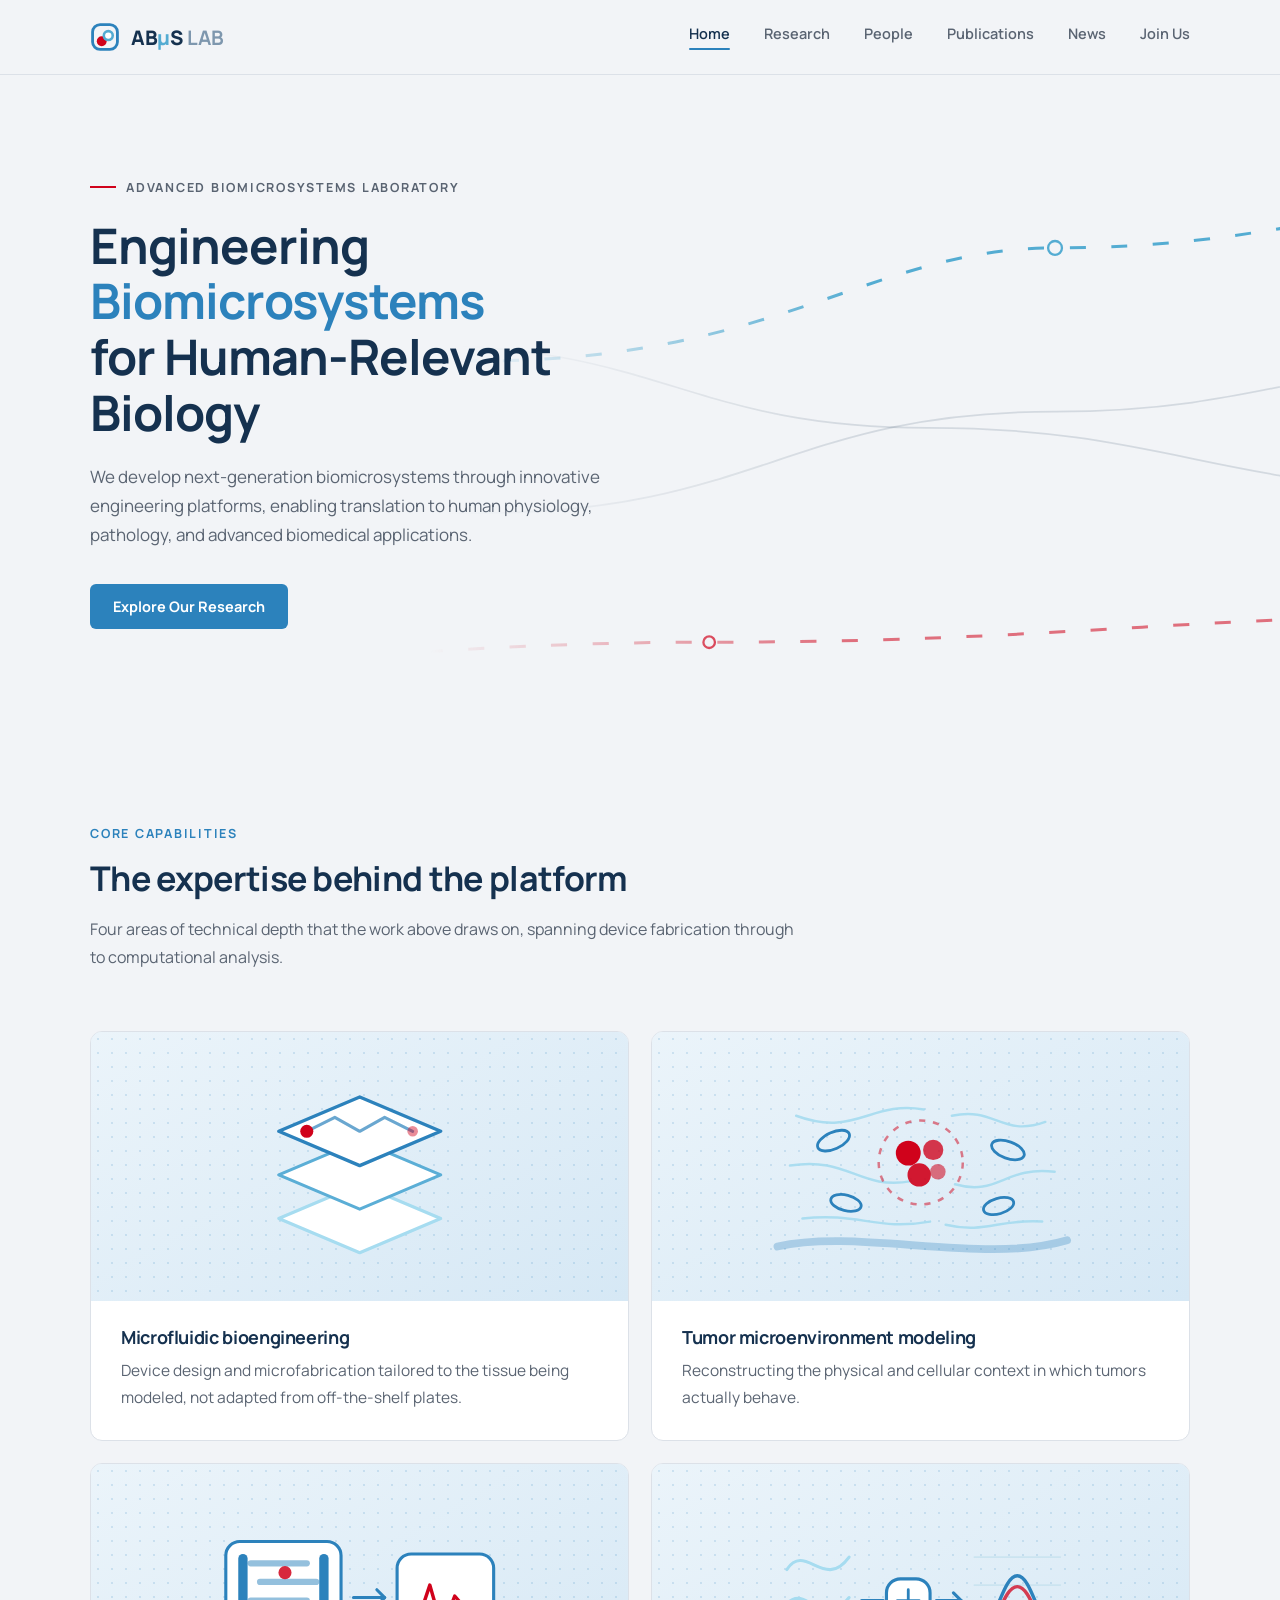
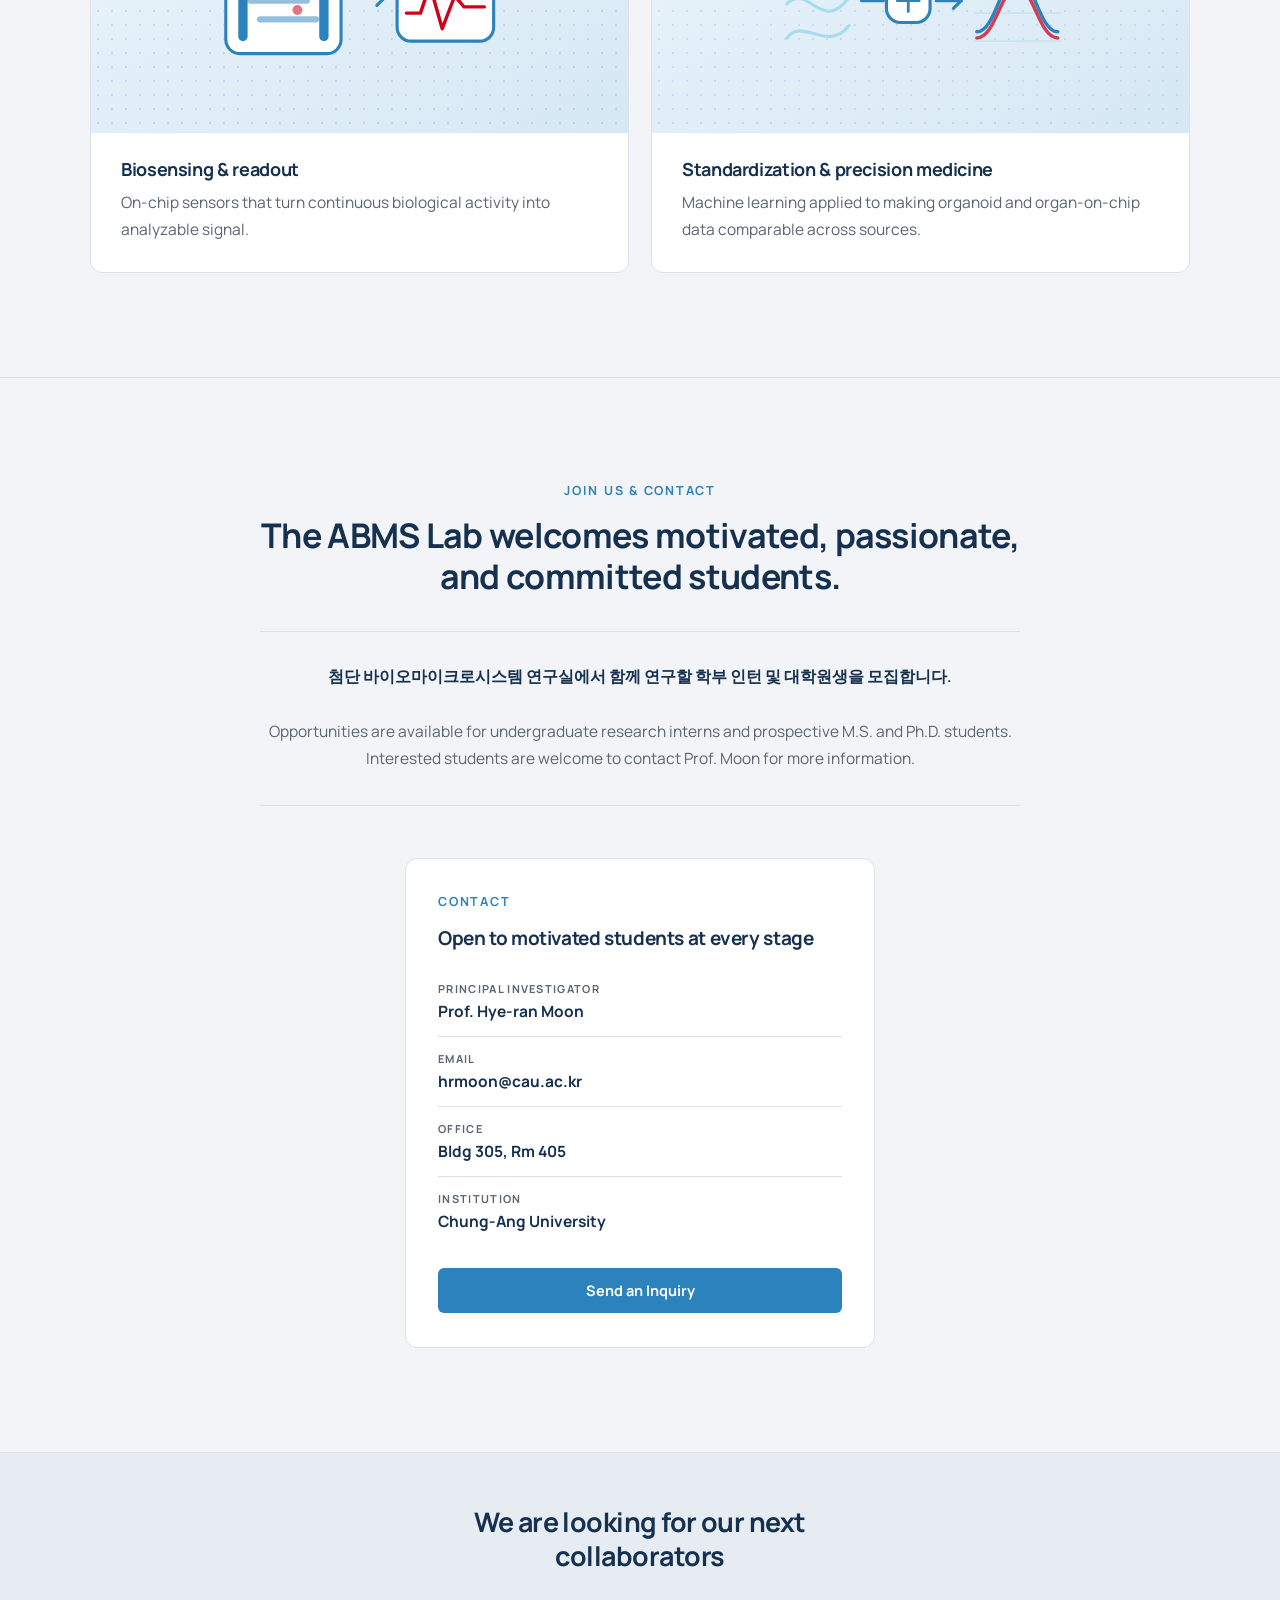
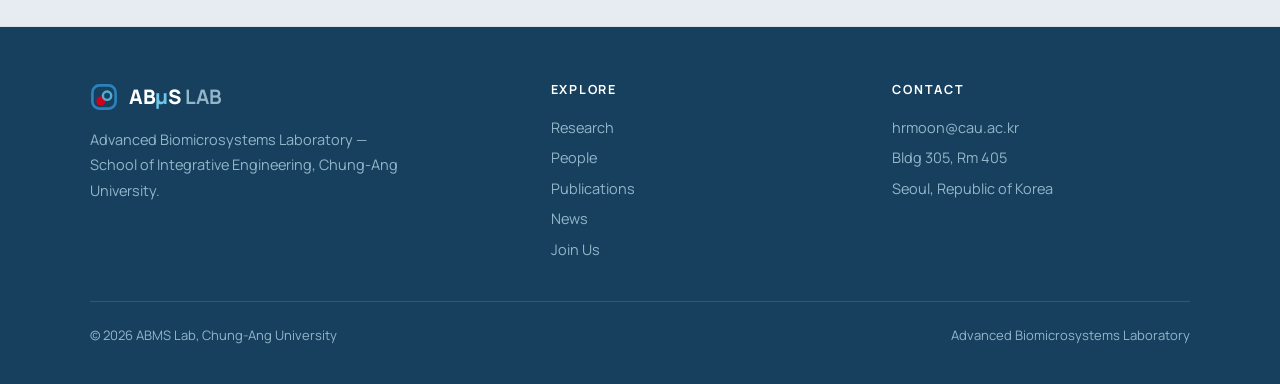
<file: index.html>
<!DOCTYPE html>
<html lang="en">
<head>
<meta charset="UTF-8">
<meta name="viewport" content="width=device-width, initial-scale=1">
<title>ABMS Lab — Advanced Biomicrosystems Laboratory</title>
<link rel="preconnect" href="https://fonts.googleapis.com">
<link href="https://fonts.googleapis.com/css2?family=Manrope:wght@400;500;600;700;800&display=swap" rel="stylesheet">
<link rel="stylesheet" href="abms-styles.css">
</head>
<body>

<header>
  <nav>
    <input type="checkbox" id="nav-toggle" class="nav-toggle">
    <a class="brand" href="index.html">
      <svg width="30" height="30" viewBox="0 0 64 64" fill="none" aria-hidden="true"><rect x="5.5" y="5.5" width="53" height="53" rx="16" stroke="#2C82BC" stroke-width="6"></rect><circle cx="25" cy="41" r="10.5" fill="#D0021B"></circle><circle cx="39" cy="29" r="9.5" fill="#FFFFFF" stroke="#54ACD2" stroke-width="5.5"></circle></svg>
      <span class="brand-txt">AB<span class="mu">μ</span>S<span class="lab"> LAB</span></span>
    </a>
    <label for="nav-toggle" class="hamburger" aria-label="Open menu">
      <span></span><span></span><span></span>
    </label>
    <ul class="navlinks">
      <li><a href="index.html" class="active">Home</a></li>
      <li><a href="research.html">Research</a></li>
      <li><a href="people.html">People</a></li>
      <li><a href="publications.html">Publications</a></li>
      <li><a href="news.html">News</a></li>
      <li><a href="index.html#join">Join Us</a></li>
    </ul>
  </nav>
</header>

<!-- ============ HERO ============ -->
<section class="hero" id="top">
  <div class="hero-bg" aria-hidden="true">
    <svg viewBox="0 0 1400 560" preserveAspectRatio="xMidYMid slice">
      <path class="ch" d="M-60 486 C 260 486 320 380 560 380 C 800 380 830 292 1060 292 C 1240 292 1300 244 1460 244"></path>
      <path class="ch-live" d="M-60 330 C 240 330 340 248 560 248 C 820 248 900 150 1060 150 C 1240 150 1320 110 1460 110"></path>
      <path class="ch" d="M-60 146 C 240 146 290 234 500 234 C 720 234 740 306 950 306 C 1160 306 1210 364 1460 364"></path>
      <path class="ch-live red" d="M-60 528 C 320 528 460 492 760 492 C 1060 492 1180 468 1460 468"></path>
      <circle class="nd" cx="1060" cy="150" r="6"></circle>
      <circle class="nd red" cx="760" cy="492" r="5"></circle>
    </svg>
  </div>
  <div class="hero-glow" aria-hidden="true"></div>
  <div class="wrap">
    <span class="eyebrow mono">Advanced Biomicrosystems Laboratory</span>
    <h1>Engineering <em>Biomicrosystems</em><br>for Human-Relevant Biology</h1>
    <p class="hero-sub">
      We develop next-generation biomicrosystems through innovative engineering platforms,
      enabling translation to human physiology, pathology, and advanced biomedical applications.
    </p>
    <div class="hero-cta">
      <a class="btn btn-blue" href="research.html">Explore Our Research</a>
    </div>
  </div>
</section>

<!-- ============ CAPABILITIES (part of Research) ============ -->
<section class="focus">
  <div class="wrap">
    <div class="sec-head">
      <span class="mono">Core Capabilities</span>
      <h2>The expertise behind the platform</h2>
      <p>
        Four areas of technical depth that the work above draws on, spanning device
        fabrication through to computational analysis.
      </p>
    </div>
    <div class="fgrid">

      <div class="fcard">
        <div class="fvis">
          <svg viewBox="0 0 200 125" fill="none" aria-hidden="true">
            <path d="M100 118 L152 96 L100 74 L48 96 Z" fill="#FFFFFF" stroke="#A6DCF0" stroke-width="2" stroke-linejoin="round"/>
            <path d="M100 90 L152 68 L100 46 L48 68 Z" fill="#FFFFFF" stroke="#5BAED6" stroke-width="2" stroke-linejoin="round"/>
            <path d="M100 62 L152 40 L100 18 L48 40 Z" fill="#FFFFFF" stroke="#2C82BC" stroke-width="2.2" stroke-linejoin="round"/>
            <path d="M66 40 L84 31 L100 40 L116 31 L134 40" stroke="#2C82BC" stroke-width="2" stroke-linecap="round" stroke-linejoin="round" opacity=".7"/>
            <circle cx="66" cy="40" r="4.2" fill="#D0021B"/>
            <circle cx="134" cy="40" r="3.4" fill="#D0021B" opacity=".45"/>
          </svg>
        </div>
        <div class="fbody">
          <h3>Microfluidic bioengineering</h3>
          <p>Device design and microfabrication tailored to the tissue being modeled, not adapted from off-the-shelf plates.</p>
        </div>
      </div>

      <div class="fcard">
        <div class="fvis">
          <svg viewBox="0 0 200 125" fill="none" aria-hidden="true">
            <g stroke="#A6DCF0" stroke-width="1.6" stroke-linecap="round" opacity=".9">
              <path d="M20 30 C 58 44 68 20 102 26"/>
              <path d="M16 62 C 54 56 60 78 94 72"/>
              <path d="M24 96 C 60 92 72 104 106 98"/>
              <path d="M180 34 C 152 44 148 24 120 30"/>
              <path d="M186 66 C 154 62 150 82 122 74"/>
              <path d="M178 98 C 150 96 142 106 116 100"/>
            </g>
            <path d="M8 114 C 60 102 140 126 194 110" stroke="#2C82BC" stroke-width="5" stroke-linecap="round" opacity=".3"/>
            <ellipse cx="44" cy="46" rx="11" ry="5.4" transform="rotate(-24 44 46)" stroke="#2C82BC" stroke-width="1.8"/>
            <ellipse cx="156" cy="52" rx="11" ry="5.4" transform="rotate(20 156 52)" stroke="#2C82BC" stroke-width="1.8"/>
            <ellipse cx="52" cy="86" rx="10" ry="5" transform="rotate(14 52 86)" stroke="#2C82BC" stroke-width="1.8"/>
            <ellipse cx="150" cy="88" rx="10" ry="5" transform="rotate(-16 150 88)" stroke="#2C82BC" stroke-width="1.8"/>
            <circle cx="100" cy="60" r="27" stroke="#D0021B" stroke-width="1.6" stroke-dasharray="4 5" opacity=".5"/>
            <circle cx="92" cy="54" r="8" fill="#D0021B"/>
            <circle cx="108" cy="52" r="6.5" fill="#D0021B" opacity=".78"/>
            <circle cx="99" cy="68" r="7.5" fill="#D0021B" opacity=".9"/>
            <circle cx="111" cy="66" r="5" fill="#D0021B" opacity=".55"/>
          </svg>
        </div>
        <div class="fbody">
          <h3>Tumor microenvironment modeling</h3>
          <p>Reconstructing the physical and cellular context in which tumors actually behave.</p>
        </div>
      </div>

      <div class="fcard">
        <div class="fvis">
          <svg viewBox="0 0 200 125" fill="none" aria-hidden="true">
            <rect x="14" y="26" width="74" height="72" rx="9" fill="#FFFFFF" stroke="#2C82BC" stroke-width="2"/>
            <rect x="22" y="34" width="6" height="56" rx="3" fill="#2C82BC"/>
            <rect x="74" y="34" width="6" height="56" rx="3" fill="#2C82BC"/>
            <g fill="#2C82BC" opacity=".5">
              <rect x="28" y="38" width="40" height="4" rx="2"/>
              <rect x="34" y="50" width="40" height="4" rx="2"/>
              <rect x="28" y="62" width="40" height="4" rx="2"/>
              <rect x="34" y="74" width="40" height="4" rx="2"/>
            </g>
            <circle cx="52" cy="46" r="4.2" fill="#D0021B" opacity=".85"/>
            <circle cx="60" cy="70" r="3.2" fill="#D0021B" opacity=".55"/>
            <path d="M96 62 H116" stroke="#2C82BC" stroke-width="2" stroke-linecap="round"/>
            <path d="M111 57 L116 62 L111 67" stroke="#2C82BC" stroke-width="2" stroke-linecap="round" stroke-linejoin="round"/>
            <rect x="124" y="34" width="62" height="56" rx="9" fill="#FFFFFF" stroke="#2C82BC" stroke-width="2"/>
            <path d="M130 72 L139 72 L145 54 L153 82 L161 61 L167 68 L180 68" stroke="#D0021B" stroke-width="2.2" stroke-linecap="round" stroke-linejoin="round"/>
          </svg>
        </div>
        <div class="fbody">
          <h3>Biosensing &amp; readout</h3>
          <p>On-chip sensors that turn continuous biological activity into analyzable signal.</p>
        </div>
      </div>

      <div class="fcard">
        <div class="fvis">
          <svg viewBox="0 0 200 125" fill="none" aria-hidden="true">
            <g stroke="#A6DCF0" stroke-width="2" stroke-linecap="round">
              <path d="M14 44 C 26 26 38 58 54 36"/>
              <path d="M14 66 C 28 52 36 86 54 62"/>
              <path d="M14 88 C 24 74 40 98 54 80"/>
            </g>
            <path d="M62 64 H76" stroke="#2C82BC" stroke-width="2" stroke-linecap="round"/>
            <rect x="78" y="50" width="28" height="28" rx="9" fill="#FFFFFF" stroke="#2C82BC" stroke-width="2"/>
            <path d="M85 64 H99 M92 57 V71" stroke="#2C82BC" stroke-width="1.8" stroke-linecap="round"/>
            <path d="M110 64 H126" stroke="#2C82BC" stroke-width="2" stroke-linecap="round"/>
            <path d="M121 59 L126 64 L121 69" stroke="#2C82BC" stroke-width="2" stroke-linecap="round" stroke-linejoin="round"/>
            <g stroke="#CBE4F0" stroke-width="1.2">
              <line x1="134" y1="36" x2="190" y2="36"/>
              <line x1="134" y1="54" x2="190" y2="54"/>
              <line x1="134" y1="72" x2="190" y2="72"/>
              <line x1="134" y1="90" x2="190" y2="90"/>
            </g>
            <path d="M136 84 C 148 84 152 48 162 48 C 172 48 176 84 188 84" stroke="#2C82BC" stroke-width="2.2" stroke-linecap="round"/>
            <path d="M136 88 C 148 88 152 55 162 55 C 172 55 176 88 188 88" stroke="#D0021B" stroke-width="2.2" stroke-linecap="round" opacity=".75"/>
          </svg>
        </div>
        <div class="fbody">
          <h3>Standardization &amp; precision medicine</h3>
          <p>Machine learning applied to making organoid and organ-on-chip data comparable across sources.</p>
        </div>
      </div>

    </div>
  </div>
</section>


<!-- ============ JOIN ============ -->
<section class="join" id="join">
  <span id="contact"></span>
  <div class="wrap">
    <div class="sec-head">
      <span class="mono">Join Us &amp; Contact</span>
      <h2>The ABMS Lab welcomes motivated, passionate, and committed students.</h2>
    </div>

    <div class="jintro ruled">
      <p class="kr">
        첨단 바이오마이크로시스템 연구실에서 함께 연구할 학부 인턴 및 대학원생을 모집합니다.
      </p>
      <p class="en">
        Opportunities are available for undergraduate research interns and prospective
        M.S. and Ph.D. students.<br>
        Interested students are welcome to contact Prof. Moon for more information.
      </p>
    </div>

    <div class="card-contact centered">
      <span class="mono">Contact</span>
      <h3>Open to motivated students at every stage</h3>
      <div class="crow"><span class="cl">Principal Investigator</span><span class="cv">Prof. Hye-ran Moon</span></div>
      <div class="crow"><span class="cl">Email</span><a class="cv" href="mailto:hrmoon@cau.ac.kr">hrmoon@cau.ac.kr</a></div>
      <div class="crow"><span class="cl">Office</span><span class="cv">Bldg 305, Rm 405</span></div>
      <div class="crow"><span class="cl">Institution</span><span class="cv">Chung-Ang University</span></div>
      <a class="btn btn-blue" href="mailto:hrmoon@cau.ac.kr?subject=ABMS%20Lab%20Inquiry">Send an Inquiry</a>
    </div>
  </div>
</section>

<!-- ============ CTA BAND ============ -->
<section class="band">
  <div class="wrap">
    <h2>We are looking for our next collaborators</h2>
  </div>
</section>

<!-- ============ FOOTER ============ -->
<footer>
  <div class="wrap">
    <div class="fcols">
      <div>
        <a class="brand" href="index.html" style="text-decoration:none;">
          <svg width="28" height="28" viewBox="0 0 64 64" fill="none" aria-hidden="true"><rect x="5.5" y="5.5" width="53" height="53" rx="16" stroke="#2C82BC" stroke-width="6"></rect><circle cx="25" cy="41" r="10.5" fill="#D0021B"></circle><circle cx="39" cy="29" r="9.5" fill="#16405E" stroke="#54ACD2" stroke-width="5.5"></circle></svg>
          <span class="brand-txt">AB<span class="mu">μ</span>S<span class="lab"> LAB</span></span>
        </a>
        <p>Advanced Biomicrosystems Laboratory — School of Integrative Engineering, Chung-Ang University.</p>
      </div>
      <div>
        <h4>Explore</h4>
        <ul>
          <li><a href="research.html">Research</a></li>
          <li><a href="people.html">People</a></li>
          <li><a href="publications.html">Publications</a></li>
          <li><a href="news.html">News</a></li>
          <li><a href="index.html#join">Join Us</a></li>
        </ul>
      </div>
      <div>
        <h4>Contact</h4>
        <ul>
          <li><a href="mailto:hrmoon@cau.ac.kr">hrmoon@cau.ac.kr</a></li>
          <li>Bldg 305, Rm 405</li>
          <li>Seoul, Republic of Korea</li>
        </ul>
      </div>
    </div>
    <div class="fbot">
      <span>© 2026 ABMS Lab, Chung-Ang University</span>
      <span>Advanced Biomicrosystems Laboratory</span>
    </div>
  </div>
</footer>

</body>
</html>
</file>
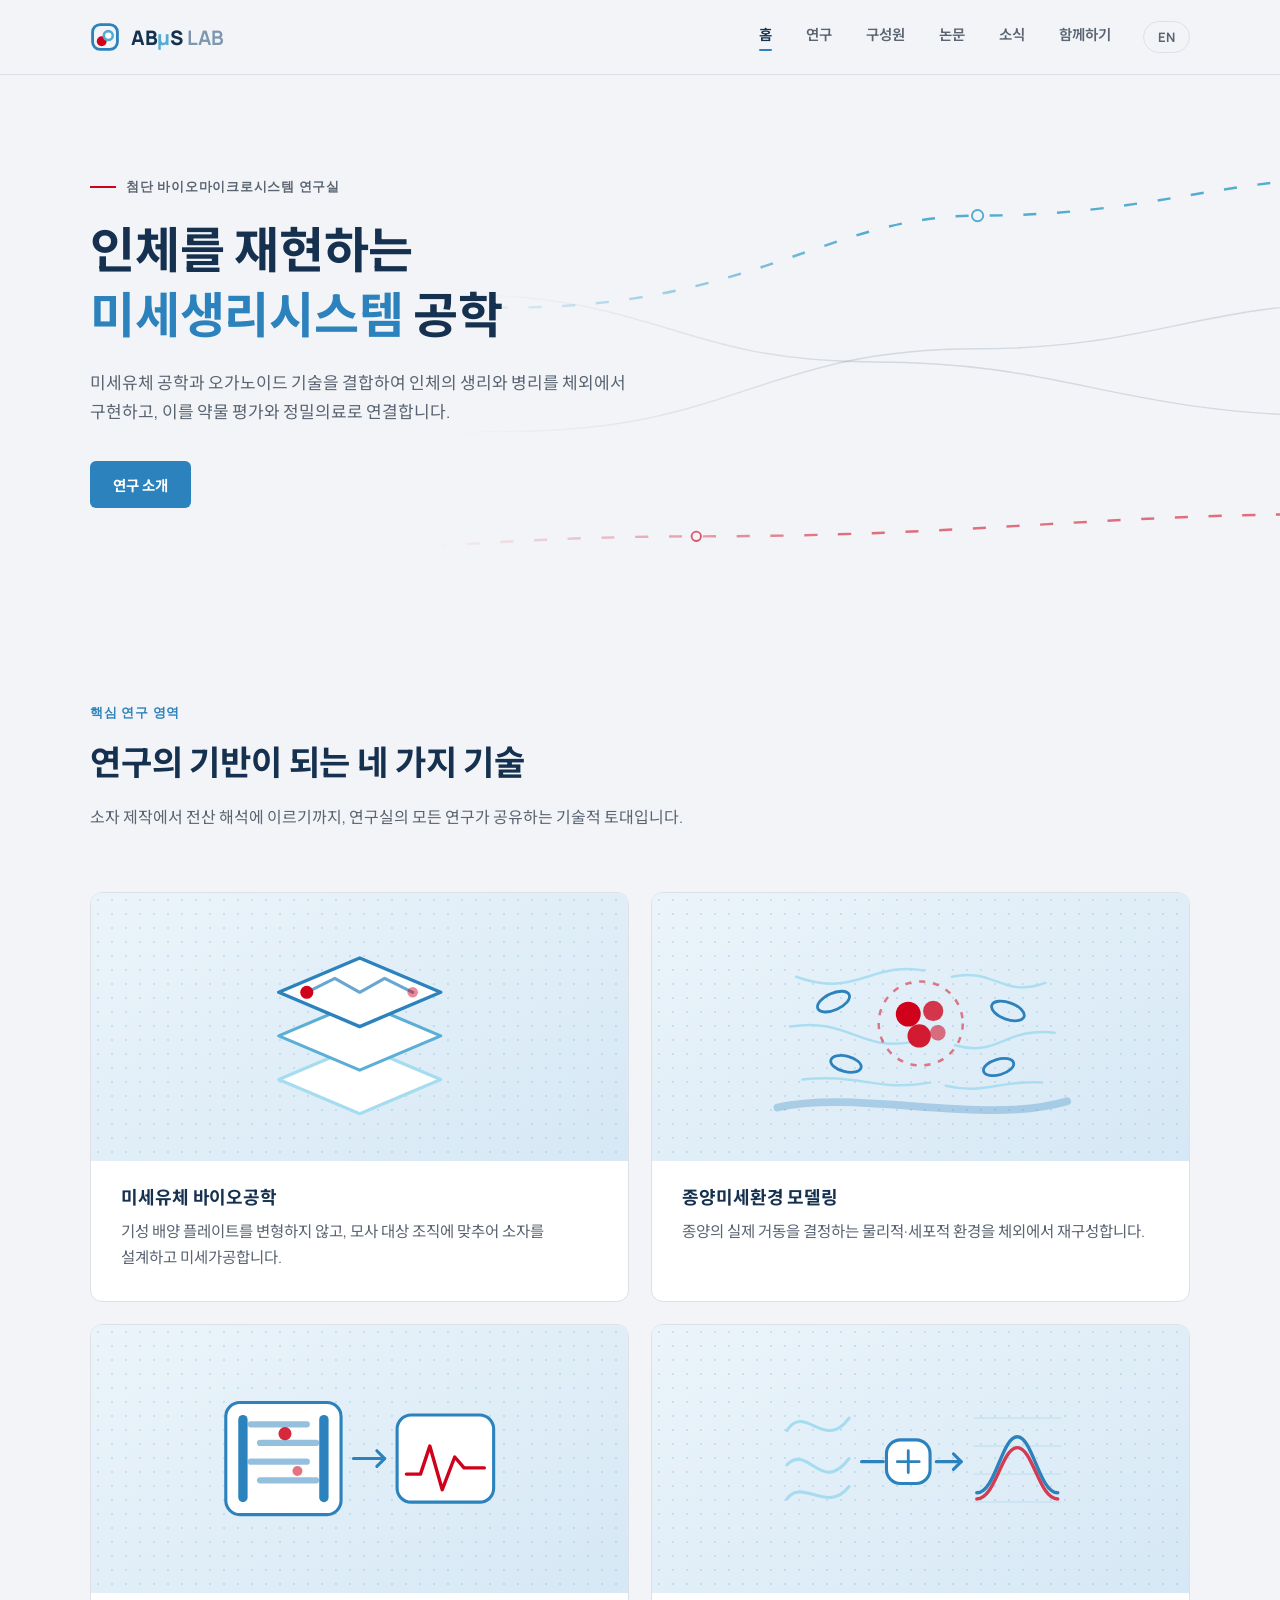
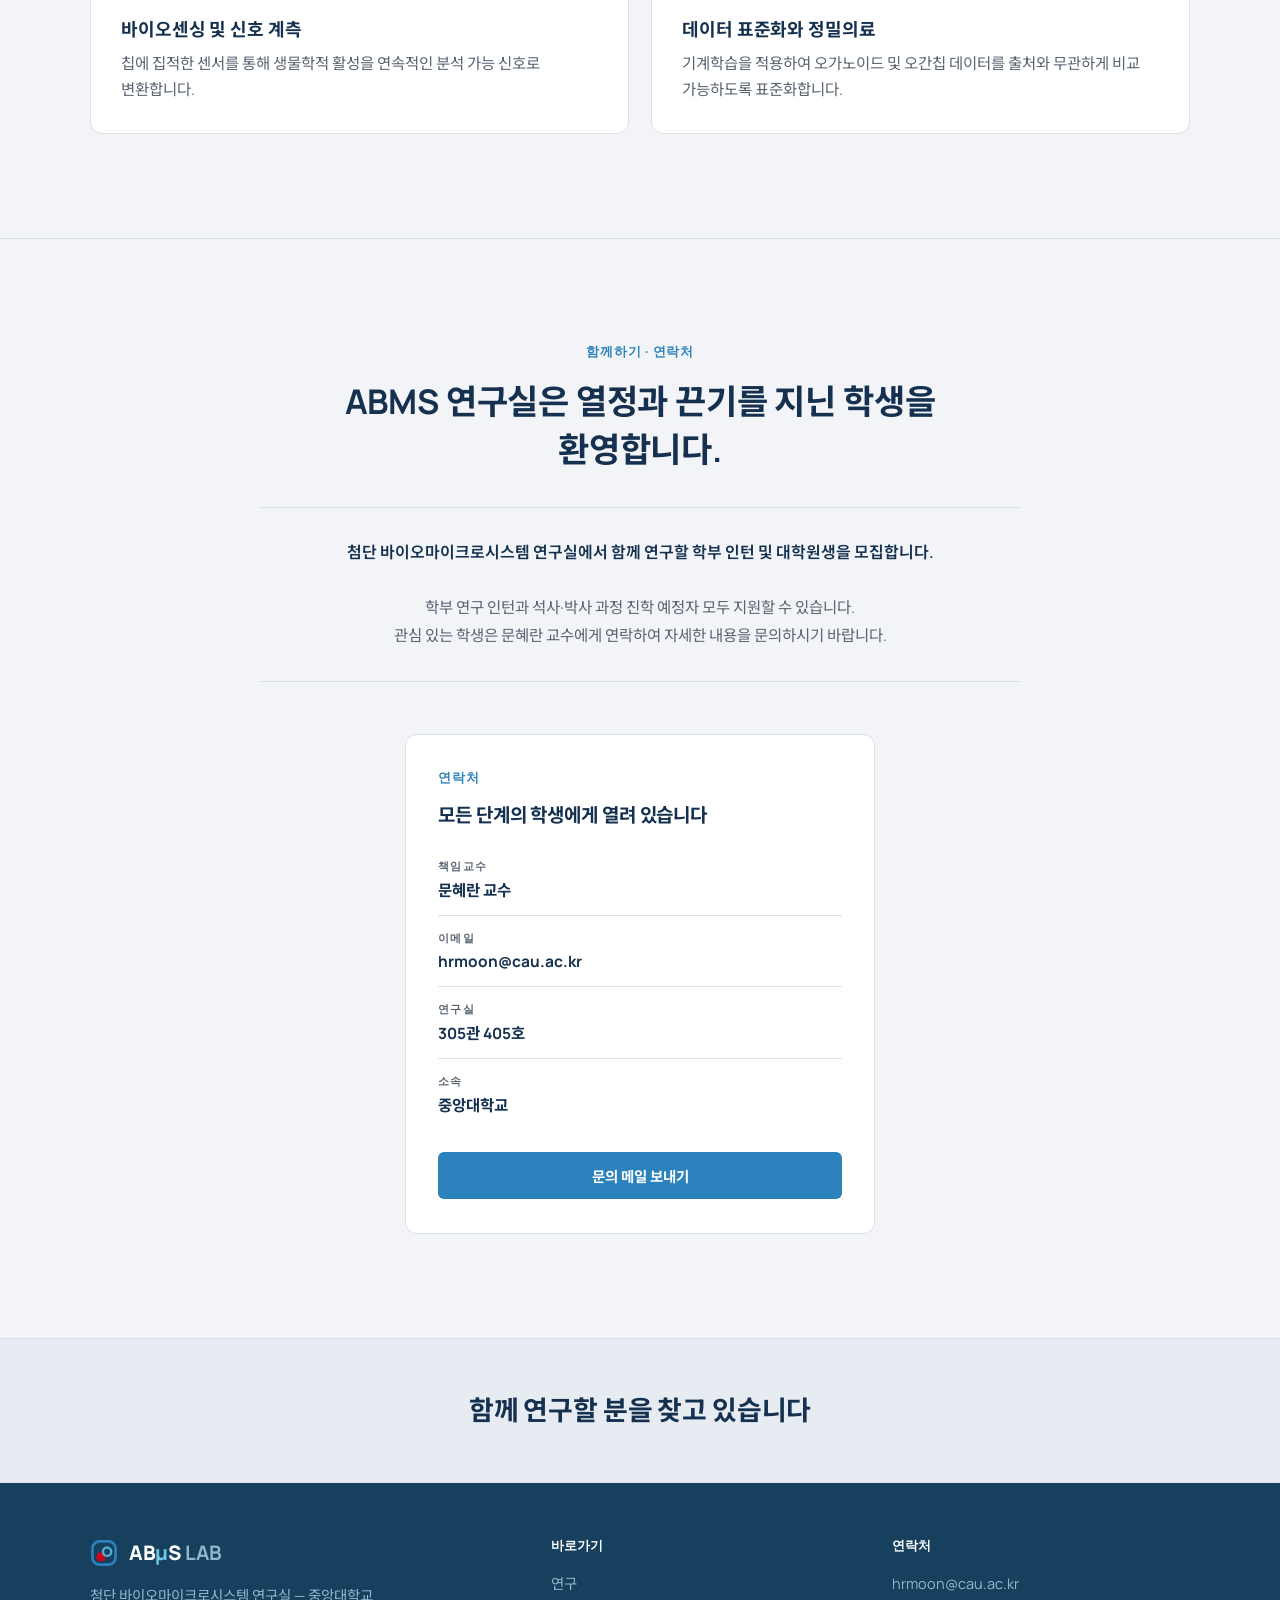
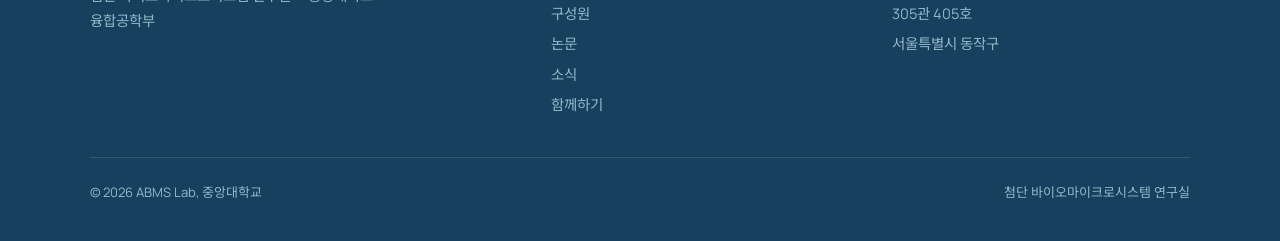
<file: index-ko.html>
<!DOCTYPE html>
<html lang="ko">
<head>
<meta charset="UTF-8">
<meta name="viewport" content="width=device-width, initial-scale=1">
<title>ABMS Lab — 첨단 바이오마이크로시스템 연구실</title>
<link rel="preconnect" href="https://fonts.googleapis.com">
<link href="https://fonts.googleapis.com/css2?family=Manrope:wght@400;500;600;700;800&display=swap" rel="stylesheet">
<link href="https://fonts.googleapis.com/css2?family=Noto+Sans+KR:wght@400;500;700;800&display=swap" rel="stylesheet">
<link rel="stylesheet" href="abms-styles.css">
</head>
<body>

<header>
  <nav>
    <input type="checkbox" id="nav-toggle" class="nav-toggle">
    <a class="brand" href="index-ko.html">
      <svg width="30" height="30" viewBox="0 0 64 64" fill="none" aria-hidden="true"><rect x="5.5" y="5.5" width="53" height="53" rx="16" stroke="#2C82BC" stroke-width="6"></rect><circle cx="25" cy="41" r="10.5" fill="#D0021B"></circle><circle cx="39" cy="29" r="9.5" fill="#FFFFFF" stroke="#54ACD2" stroke-width="5.5"></circle></svg>
      <span class="brand-txt">AB<span class="mu">μ</span>S<span class="lab"> LAB</span></span>
    </a>
    <label for="nav-toggle" class="hamburger" aria-label="Open menu">
      <span></span><span></span><span></span>
    </label>
    <ul class="navlinks">
      <li><a href="index-ko.html" class="active">홈</a></li>
      <li><a href="research-ko.html">연구</a></li>
      <li><a href="people.html">구성원</a></li>
      <li><a href="publications.html">논문</a></li>
      <li><a href="news-ko.html">소식</a></li>
      <li><a href="index-ko.html#join">함께하기</a></li>
    </ul>
    <a class="langbtn" href="index.html" hreflang="en" lang="en" aria-label="Read this page in English">EN</a>
  </nav>
</header>

<!-- ============ HERO ============ -->
<section class="hero" id="top">
  <div class="hero-bg" aria-hidden="true">
    <svg viewBox="0 0 1400 560" preserveAspectRatio="xMidYMid slice">
      <path class="ch" d="M-60 486 C 260 486 320 380 560 380 C 800 380 830 292 1060 292 C 1240 292 1300 244 1460 244"></path>
      <path class="ch-live" d="M-60 330 C 240 330 340 248 560 248 C 820 248 900 150 1060 150 C 1240 150 1320 110 1460 110"></path>
      <path class="ch" d="M-60 146 C 240 146 290 234 500 234 C 720 234 740 306 950 306 C 1160 306 1210 364 1460 364"></path>
      <path class="ch-live red" d="M-60 528 C 320 528 460 492 760 492 C 1060 492 1180 468 1460 468"></path>
      <circle class="nd" cx="1060" cy="150" r="6"></circle>
      <circle class="nd red" cx="760" cy="492" r="5"></circle>
    </svg>
  </div>
  <div class="hero-glow" aria-hidden="true"></div>
  <div class="wrap">
    <span class="eyebrow mono">첨단 바이오마이크로시스템 연구실</span>
    <h1>인체를 재현하는<br><em>미세생리시스템</em> 공학</h1>
    <p class="hero-sub">
      미세유체 공학과 오가노이드 기술을 결합하여 인체의 생리와 병리를 체외에서 구현하고,
이를 약물 평가와 정밀의료로 연결합니다.
    </p>
    <div class="hero-cta">
      <a class="btn btn-blue" href="research-ko.html">연구 소개</a>
    </div>
  </div>
</section>

<!-- ============ CAPABILITIES (part of Research) ============ -->
<section class="focus">
  <div class="wrap">
    <div class="sec-head">
      <span class="mono">핵심 연구 영역</span>
      <h2>연구의 기반이 되는 네 가지 기술</h2>
      <p>
        소자 제작에서 전산 해석에 이르기까지, 연구실의 모든 연구가 공유하는 기술적 토대입니다.
      </p>
    </div>
    <div class="fgrid">

      <div class="fcard">
        <div class="fvis">
          <svg viewBox="0 0 200 125" fill="none" aria-hidden="true">
            <path d="M100 118 L152 96 L100 74 L48 96 Z" fill="#FFFFFF" stroke="#A6DCF0" stroke-width="2" stroke-linejoin="round"/>
            <path d="M100 90 L152 68 L100 46 L48 68 Z" fill="#FFFFFF" stroke="#5BAED6" stroke-width="2" stroke-linejoin="round"/>
            <path d="M100 62 L152 40 L100 18 L48 40 Z" fill="#FFFFFF" stroke="#2C82BC" stroke-width="2.2" stroke-linejoin="round"/>
            <path d="M66 40 L84 31 L100 40 L116 31 L134 40" stroke="#2C82BC" stroke-width="2" stroke-linecap="round" stroke-linejoin="round" opacity=".7"/>
            <circle cx="66" cy="40" r="4.2" fill="#D0021B"/>
            <circle cx="134" cy="40" r="3.4" fill="#D0021B" opacity=".45"/>
          </svg>
        </div>
        <div class="fbody">
          <h3>미세유체 바이오공학</h3>
          <p>기성 배양 플레이트를 변형하지 않고, 모사 대상 조직에 맞추어 소자를 설계하고 미세가공합니다.</p>
        </div>
      </div>

      <div class="fcard">
        <div class="fvis">
          <svg viewBox="0 0 200 125" fill="none" aria-hidden="true">
            <g stroke="#A6DCF0" stroke-width="1.6" stroke-linecap="round" opacity=".9">
              <path d="M20 30 C 58 44 68 20 102 26"/>
              <path d="M16 62 C 54 56 60 78 94 72"/>
              <path d="M24 96 C 60 92 72 104 106 98"/>
              <path d="M180 34 C 152 44 148 24 120 30"/>
              <path d="M186 66 C 154 62 150 82 122 74"/>
              <path d="M178 98 C 150 96 142 106 116 100"/>
            </g>
            <path d="M8 114 C 60 102 140 126 194 110" stroke="#2C82BC" stroke-width="5" stroke-linecap="round" opacity=".3"/>
            <ellipse cx="44" cy="46" rx="11" ry="5.4" transform="rotate(-24 44 46)" stroke="#2C82BC" stroke-width="1.8"/>
            <ellipse cx="156" cy="52" rx="11" ry="5.4" transform="rotate(20 156 52)" stroke="#2C82BC" stroke-width="1.8"/>
            <ellipse cx="52" cy="86" rx="10" ry="5" transform="rotate(14 52 86)" stroke="#2C82BC" stroke-width="1.8"/>
            <ellipse cx="150" cy="88" rx="10" ry="5" transform="rotate(-16 150 88)" stroke="#2C82BC" stroke-width="1.8"/>
            <circle cx="100" cy="60" r="27" stroke="#D0021B" stroke-width="1.6" stroke-dasharray="4 5" opacity=".5"/>
            <circle cx="92" cy="54" r="8" fill="#D0021B"/>
            <circle cx="108" cy="52" r="6.5" fill="#D0021B" opacity=".78"/>
            <circle cx="99" cy="68" r="7.5" fill="#D0021B" opacity=".9"/>
            <circle cx="111" cy="66" r="5" fill="#D0021B" opacity=".55"/>
          </svg>
        </div>
        <div class="fbody">
          <h3>종양미세환경 모델링</h3>
          <p>종양의 실제 거동을 결정하는 물리적·세포적 환경을 체외에서 재구성합니다.</p>
        </div>
      </div>

      <div class="fcard">
        <div class="fvis">
          <svg viewBox="0 0 200 125" fill="none" aria-hidden="true">
            <rect x="14" y="26" width="74" height="72" rx="9" fill="#FFFFFF" stroke="#2C82BC" stroke-width="2"/>
            <rect x="22" y="34" width="6" height="56" rx="3" fill="#2C82BC"/>
            <rect x="74" y="34" width="6" height="56" rx="3" fill="#2C82BC"/>
            <g fill="#2C82BC" opacity=".5">
              <rect x="28" y="38" width="40" height="4" rx="2"/>
              <rect x="34" y="50" width="40" height="4" rx="2"/>
              <rect x="28" y="62" width="40" height="4" rx="2"/>
              <rect x="34" y="74" width="40" height="4" rx="2"/>
            </g>
            <circle cx="52" cy="46" r="4.2" fill="#D0021B" opacity=".85"/>
            <circle cx="60" cy="70" r="3.2" fill="#D0021B" opacity=".55"/>
            <path d="M96 62 H116" stroke="#2C82BC" stroke-width="2" stroke-linecap="round"/>
            <path d="M111 57 L116 62 L111 67" stroke="#2C82BC" stroke-width="2" stroke-linecap="round" stroke-linejoin="round"/>
            <rect x="124" y="34" width="62" height="56" rx="9" fill="#FFFFFF" stroke="#2C82BC" stroke-width="2"/>
            <path d="M130 72 L139 72 L145 54 L153 82 L161 61 L167 68 L180 68" stroke="#D0021B" stroke-width="2.2" stroke-linecap="round" stroke-linejoin="round"/>
          </svg>
        </div>
        <div class="fbody">
          <h3>바이오센싱 및 신호 계측</h3>
          <p>칩에 집적한 센서를 통해 생물학적 활성을 연속적인 분석 가능 신호로 변환합니다.</p>
        </div>
      </div>

      <div class="fcard">
        <div class="fvis">
          <svg viewBox="0 0 200 125" fill="none" aria-hidden="true">
            <g stroke="#A6DCF0" stroke-width="2" stroke-linecap="round">
              <path d="M14 44 C 26 26 38 58 54 36"/>
              <path d="M14 66 C 28 52 36 86 54 62"/>
              <path d="M14 88 C 24 74 40 98 54 80"/>
            </g>
            <path d="M62 64 H76" stroke="#2C82BC" stroke-width="2" stroke-linecap="round"/>
            <rect x="78" y="50" width="28" height="28" rx="9" fill="#FFFFFF" stroke="#2C82BC" stroke-width="2"/>
            <path d="M85 64 H99 M92 57 V71" stroke="#2C82BC" stroke-width="1.8" stroke-linecap="round"/>
            <path d="M110 64 H126" stroke="#2C82BC" stroke-width="2" stroke-linecap="round"/>
            <path d="M121 59 L126 64 L121 69" stroke="#2C82BC" stroke-width="2" stroke-linecap="round" stroke-linejoin="round"/>
            <g stroke="#CBE4F0" stroke-width="1.2">
              <line x1="134" y1="36" x2="190" y2="36"/>
              <line x1="134" y1="54" x2="190" y2="54"/>
              <line x1="134" y1="72" x2="190" y2="72"/>
              <line x1="134" y1="90" x2="190" y2="90"/>
            </g>
            <path d="M136 84 C 148 84 152 48 162 48 C 172 48 176 84 188 84" stroke="#2C82BC" stroke-width="2.2" stroke-linecap="round"/>
            <path d="M136 88 C 148 88 152 55 162 55 C 172 55 176 88 188 88" stroke="#D0021B" stroke-width="2.2" stroke-linecap="round" opacity=".75"/>
          </svg>
        </div>
        <div class="fbody">
          <h3>데이터 표준화와 정밀의료</h3>
          <p>기계학습을 적용하여 오가노이드 및 오간칩 데이터를 출처와 무관하게 비교 가능하도록 표준화합니다.</p>
        </div>
      </div>

    </div>
  </div>
</section>


<!-- ============ JOIN ============ -->
<section class="join" id="join">
  <span id="contact"></span>
  <div class="wrap">
    <div class="sec-head">
      <span class="mono">함께하기 · 연락처</span>
      <h2>ABMS 연구실은 열정과 끈기를 지닌 학생을 환영합니다.</h2>
    </div>

    <div class="jintro ruled">
      <p class="kr">
        첨단 바이오마이크로시스템 연구실에서 함께 연구할 학부 인턴 및 대학원생을 모집합니다.
      </p>
      <p class="en">
        학부 연구 인턴과 석사·박사 과정 진학 예정자 모두 지원할 수 있습니다.<br>
관심 있는 학생은 문혜란 교수에게 연락하여 자세한 내용을 문의하시기 바랍니다.
      </p>
    </div>

    <div class="card-contact centered">
      <span class="mono">연락처</span>
      <h3>모든 단계의 학생에게 열려 있습니다</h3>
      <div class="crow"><span class="cl">책임교수</span><span class="cv">문혜란 교수</span></div>
      <div class="crow"><span class="cl">이메일</span><a class="cv" href="mailto:hrmoon@cau.ac.kr">hrmoon@cau.ac.kr</a></div>
      <div class="crow"><span class="cl">연구실</span><span class="cv">305관 405호</span></div>
      <div class="crow"><span class="cl">소속</span><span class="cv">중앙대학교</span></div>
      <a class="btn btn-blue" href="mailto:hrmoon@cau.ac.kr?subject=ABMS%20Lab%20Inquiry">문의 메일 보내기</a>
    </div>
  </div>
</section>

<!-- ============ CTA BAND ============ -->
<section class="band">
  <div class="wrap">
    <h2>함께 연구할 분을 찾고 있습니다</h2>
  </div>
</section>

<!-- ============ FOOTER ============ -->
<footer>
  <div class="wrap">
    <div class="fcols">
      <div>
        <a class="brand" href="index-ko.html" style="text-decoration:none;">
          <svg width="28" height="28" viewBox="0 0 64 64" fill="none" aria-hidden="true"><rect x="5.5" y="5.5" width="53" height="53" rx="16" stroke="#2C82BC" stroke-width="6"></rect><circle cx="25" cy="41" r="10.5" fill="#D0021B"></circle><circle cx="39" cy="29" r="9.5" fill="#16405E" stroke="#54ACD2" stroke-width="5.5"></circle></svg>
          <span class="brand-txt">AB<span class="mu">μ</span>S<span class="lab"> LAB</span></span>
        </a>
        <p>첨단 바이오마이크로시스템 연구실 — 중앙대학교 융합공학부</p>
      </div>
      <div>
        <h4>바로가기</h4>
        <ul>
          <li><a href="research-ko.html">연구</a></li>
          <li><a href="people.html">구성원</a></li>
          <li><a href="publications.html">논문</a></li>
          <li><a href="news-ko.html">소식</a></li>
          <li><a href="index-ko.html#join">함께하기</a></li>
        </ul>
      </div>
      <div>
        <h4>연락처</h4>
        <ul>
          <li><a href="mailto:hrmoon@cau.ac.kr">hrmoon@cau.ac.kr</a></li>
          <li>305관 405호</li>
          <li>서울특별시 동작구</li>
        </ul>
      </div>
    </div>
    <div class="fbot">
      <span>© 2026 ABMS Lab, 중앙대학교</span>
      <span>첨단 바이오마이크로시스템 연구실</span>
    </div>
  </div>
</footer>

</body>
</html>
</file>
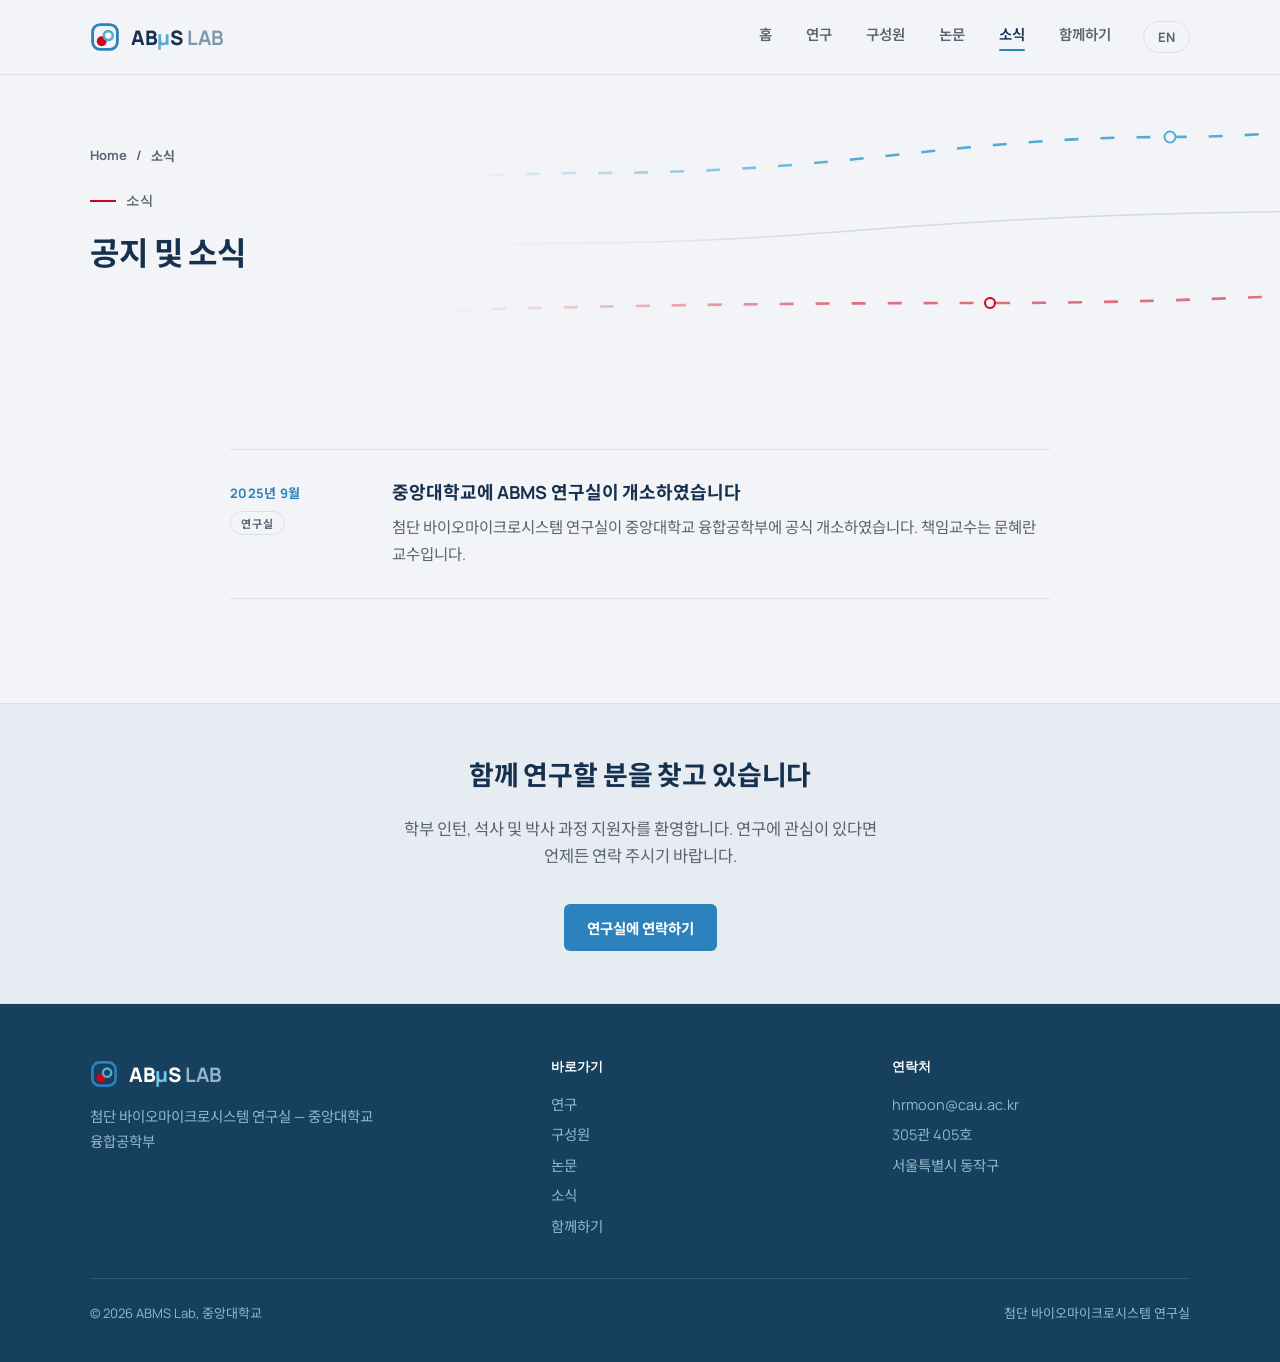
<file: news-ko.html>
<!DOCTYPE html>
<html lang="ko">
<head>
<meta charset="UTF-8">
<meta name="viewport" content="width=device-width, initial-scale=1">
<title>소식 — ABMS Lab</title>
<link rel="preconnect" href="https://fonts.googleapis.com">
<link href="https://fonts.googleapis.com/css2?family=Manrope:wght@400;500;600;700;800&display=swap" rel="stylesheet">
<link href="https://fonts.googleapis.com/css2?family=Noto+Sans+KR:wght@400;500;700;800&display=swap" rel="stylesheet">
<link rel="stylesheet" href="abms-styles.css">
</head>
<body>

<header>
  <nav>
    <input type="checkbox" id="nav-toggle" class="nav-toggle">
    <a class="brand" href="index-ko.html">
      <svg width="30" height="30" viewBox="0 0 64 64" fill="none" aria-hidden="true"><rect x="5.5" y="5.5" width="53" height="53" rx="16" stroke="#2C82BC" stroke-width="6"></rect><circle cx="25" cy="41" r="10.5" fill="#D0021B"></circle><circle cx="39" cy="29" r="9.5" fill="#FFFFFF" stroke="#54ACD2" stroke-width="5.5"></circle></svg>
      <span class="brand-txt">AB<span class="mu">μ</span>S<span class="lab"> LAB</span></span>
    </a>
    <label for="nav-toggle" class="hamburger" aria-label="Open menu">
      <span></span><span></span><span></span>
    </label>
    <ul class="navlinks">
      <li><a href="index-ko.html">홈</a></li>
      <li><a href="research-ko.html">연구</a></li>
      <li><a href="people.html">구성원</a></li>
      <li><a href="publications.html">논문</a></li>
      <li><a href="news-ko.html" class="active">소식</a></li>
      <li><a href="index-ko.html#join">함께하기</a></li>
    </ul>
    <a class="langbtn" href="news.html" hreflang="en" lang="en" aria-label="Read this page in English">EN</a>
  </nav>
</header>

<section class="pagehead slim">
  <div class="hero-bg" aria-hidden="true">
    <svg viewBox="0 0 1400 270" preserveAspectRatio="xMidYMid slice">
      <path class="ch" d="M-60 212 C 300 212 380 168 640 168 C 900 168 970 136 1460 136"></path>
      <path class="ch-live" d="M-60 144 C 260 144 390 98 650 98 C 910 98 1010 62 1230 62 C 1340 62 1400 50 1460 50"></path>
      <path class="ch-live red" d="M-60 246 C 340 246 510 228 1050 228 C 1250 228 1370 218 1460 218"></path>
      <circle class="nd" cx="1230" cy="62" r="5.5"></circle>
      <circle class="nd red" cx="1050" cy="228" r="5"></circle>
    </svg>
  </div>
  <div class="hero-glow" aria-hidden="true"></div>
  <div class="wrap">
    <div class="crumb"><a href="index-ko.html">Home</a> <span>/</span> <span>소식</span></div>
    <span class="eyebrow mono">소식</span>
    <h1>공지 및 소식</h1>
  </div>
</section>

<section class="news">
  <div class="wrap">
    <div class="nlist">

      <div class="nitem">
        <div class="ndate">
          <span class="d">2025년 9월</span>
          <span class="ntag">연구실</span>
        </div>
        <div>
          <h3>중앙대학교에 ABMS 연구실이 개소하였습니다</h3>
          <p>
            첨단 바이오마이크로시스템 연구실이 중앙대학교 융합공학부에 공식 개소하였습니다.
책임교수는 문혜란 교수입니다.
          </p>
        </div>
      </div>

    </div>
  </div>
</section>

<!-- ============ CTA BAND ============ -->
<section class="band">
  <div class="wrap">
    <h2>함께 연구할 분을 찾고 있습니다</h2>
    <p>
      학부 인턴, 석사 및 박사 과정 지원자를 환영합니다. 연구에 관심이 있다면 언제든 연락 주시기 바랍니다.
    </p>
    <a class="btn" href="mailto:hrmoon@cau.ac.kr?subject=ABMS%20Lab%20Inquiry">연구실에 연락하기</a>
  </div>
</section>

<!-- ============ FOOTER ============ -->
<footer>
  <div class="wrap">
    <div class="fcols">
      <div>
        <a class="brand" href="index-ko.html" style="text-decoration:none;">
          <svg width="28" height="28" viewBox="0 0 64 64" fill="none" aria-hidden="true"><rect x="5.5" y="5.5" width="53" height="53" rx="16" stroke="#2C82BC" stroke-width="6"></rect><circle cx="25" cy="41" r="10.5" fill="#D0021B"></circle><circle cx="39" cy="29" r="9.5" fill="#16405E" stroke="#54ACD2" stroke-width="5.5"></circle></svg>
          <span class="brand-txt">AB<span class="mu">μ</span>S<span class="lab"> LAB</span></span>
        </a>
        <p>첨단 바이오마이크로시스템 연구실 — 중앙대학교 융합공학부</p>
      </div>
      <div>
        <h4>바로가기</h4>
        <ul>
          <li><a href="research-ko.html">연구</a></li>
          <li><a href="people.html">구성원</a></li>
          <li><a href="publications.html">논문</a></li>
          <li><a href="news-ko.html">소식</a></li>
          <li><a href="index-ko.html#join">함께하기</a></li>
        </ul>
      </div>
      <div>
        <h4>연락처</h4>
        <ul>
          <li><a href="mailto:hrmoon@cau.ac.kr">hrmoon@cau.ac.kr</a></li>
          <li>305관 405호</li>
          <li>서울특별시 동작구</li>
        </ul>
      </div>
    </div>
    <div class="fbot">
      <span>© 2026 ABMS Lab, 중앙대학교</span>
      <span>첨단 바이오마이크로시스템 연구실</span>
    </div>
  </div>
</footer>





</body>
</html>
</file>
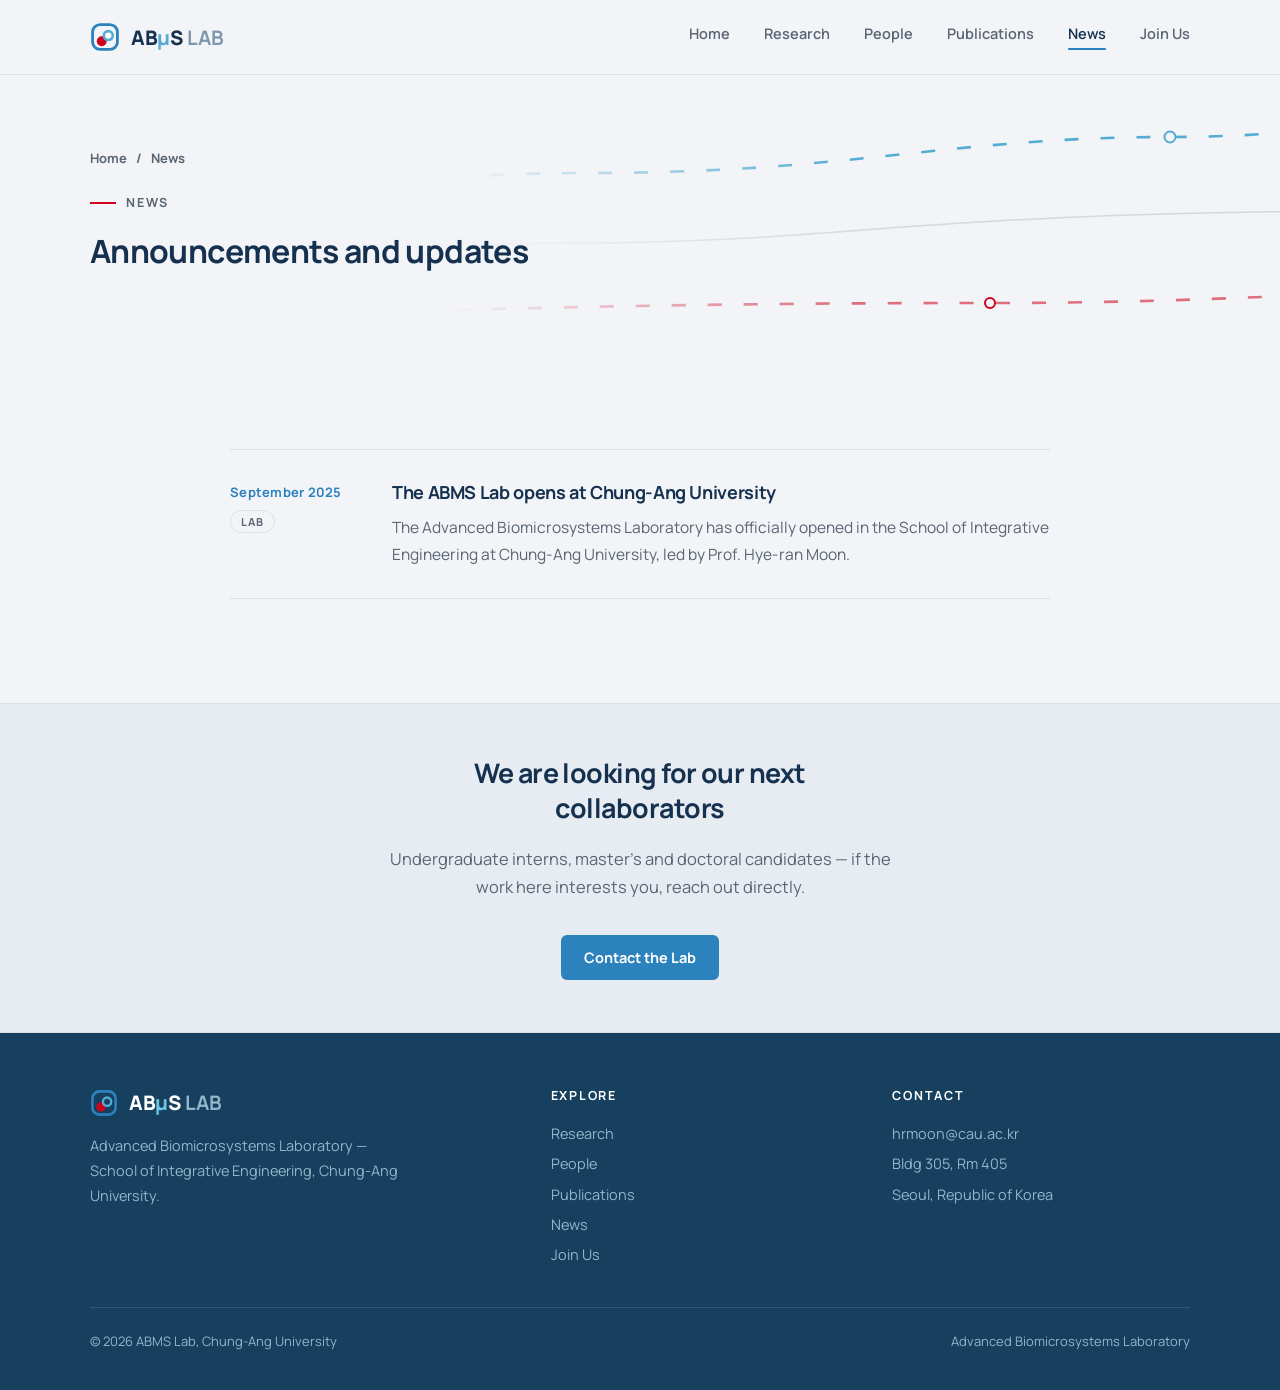
<file: news.html>
<!DOCTYPE html>
<html lang="en">
<head>
<meta charset="UTF-8">
<meta name="viewport" content="width=device-width, initial-scale=1">
<title>News — ABMS Lab</title>
<link rel="preconnect" href="https://fonts.googleapis.com">
<link href="https://fonts.googleapis.com/css2?family=Manrope:wght@400;500;600;700;800&display=swap" rel="stylesheet">
<link rel="stylesheet" href="abms-styles.css">
</head>
<body>

<header>
  <nav>
    <input type="checkbox" id="nav-toggle" class="nav-toggle">
    <a class="brand" href="index.html">
      <svg width="30" height="30" viewBox="0 0 64 64" fill="none" aria-hidden="true"><rect x="5.5" y="5.5" width="53" height="53" rx="16" stroke="#2C82BC" stroke-width="6"></rect><circle cx="25" cy="41" r="10.5" fill="#D0021B"></circle><circle cx="39" cy="29" r="9.5" fill="#FFFFFF" stroke="#54ACD2" stroke-width="5.5"></circle></svg>
      <span class="brand-txt">AB<span class="mu">μ</span>S<span class="lab"> LAB</span></span>
    </a>
    <label for="nav-toggle" class="hamburger" aria-label="Open menu">
      <span></span><span></span><span></span>
    </label>
    <ul class="navlinks">
      <li><a href="index.html">Home</a></li>
      <li><a href="research.html">Research</a></li>
      <li><a href="people.html">People</a></li>
      <li><a href="publications.html">Publications</a></li>
      <li><a href="news.html" class="active">News</a></li>
      <li><a href="index.html#join">Join Us</a></li>
    </ul>
  </nav>
</header>

<section class="pagehead slim">
  <div class="hero-bg" aria-hidden="true">
    <svg viewBox="0 0 1400 270" preserveAspectRatio="xMidYMid slice">
      <path class="ch" d="M-60 212 C 300 212 380 168 640 168 C 900 168 970 136 1460 136"></path>
      <path class="ch-live" d="M-60 144 C 260 144 390 98 650 98 C 910 98 1010 62 1230 62 C 1340 62 1400 50 1460 50"></path>
      <path class="ch-live red" d="M-60 246 C 340 246 510 228 1050 228 C 1250 228 1370 218 1460 218"></path>
      <circle class="nd" cx="1230" cy="62" r="5.5"></circle>
      <circle class="nd red" cx="1050" cy="228" r="5"></circle>
    </svg>
  </div>
  <div class="hero-glow" aria-hidden="true"></div>
  <div class="wrap">
    <div class="crumb"><a href="index.html">Home</a> <span>/</span> <span>News</span></div>
    <span class="eyebrow mono">News</span>
    <h1>Announcements and updates</h1>
  </div>
</section>

<section class="news">
  <div class="wrap">
    <div class="nlist">

      <div class="nitem">
        <div class="ndate">
          <span class="d">September 2025</span>
          <span class="ntag">Lab</span>
        </div>
        <div>
          <h3>The ABMS Lab opens at Chung-Ang University</h3>
          <p>
            The Advanced Biomicrosystems Laboratory has officially opened in the School of
            Integrative Engineering at Chung-Ang University, led by Prof. Hye-ran Moon.
          </p>
        </div>
      </div>

    </div>
  </div>
</section>

<!-- ============ CTA BAND ============ -->
<section class="band">
  <div class="wrap">
    <h2>We are looking for our next collaborators</h2>
    <p>
      Undergraduate interns, master's and doctoral candidates — if the work here
      interests you, reach out directly.
    </p>
    <a class="btn" href="mailto:hrmoon@cau.ac.kr?subject=ABMS%20Lab%20Inquiry">Contact the Lab</a>
  </div>
</section>

<!-- ============ FOOTER ============ -->
<footer>
  <div class="wrap">
    <div class="fcols">
      <div>
        <a class="brand" href="index.html" style="text-decoration:none;">
          <svg width="28" height="28" viewBox="0 0 64 64" fill="none" aria-hidden="true"><rect x="5.5" y="5.5" width="53" height="53" rx="16" stroke="#2C82BC" stroke-width="6"></rect><circle cx="25" cy="41" r="10.5" fill="#D0021B"></circle><circle cx="39" cy="29" r="9.5" fill="#16405E" stroke="#54ACD2" stroke-width="5.5"></circle></svg>
          <span class="brand-txt">AB<span class="mu">μ</span>S<span class="lab"> LAB</span></span>
        </a>
        <p>Advanced Biomicrosystems Laboratory — School of Integrative Engineering, Chung-Ang University.</p>
      </div>
      <div>
        <h4>Explore</h4>
        <ul>
          <li><a href="research.html">Research</a></li>
          <li><a href="people.html">People</a></li>
          <li><a href="publications.html">Publications</a></li>
          <li><a href="news.html">News</a></li>
          <li><a href="index.html#join">Join Us</a></li>
        </ul>
      </div>
      <div>
        <h4>Contact</h4>
        <ul>
          <li><a href="mailto:hrmoon@cau.ac.kr">hrmoon@cau.ac.kr</a></li>
          <li>Bldg 305, Rm 405</li>
          <li>Seoul, Republic of Korea</li>
        </ul>
      </div>
    </div>
    <div class="fbot">
      <span>© 2026 ABMS Lab, Chung-Ang University</span>
      <span>Advanced Biomicrosystems Laboratory</span>
    </div>
  </div>
</footer>





</body>
</html>
</file>
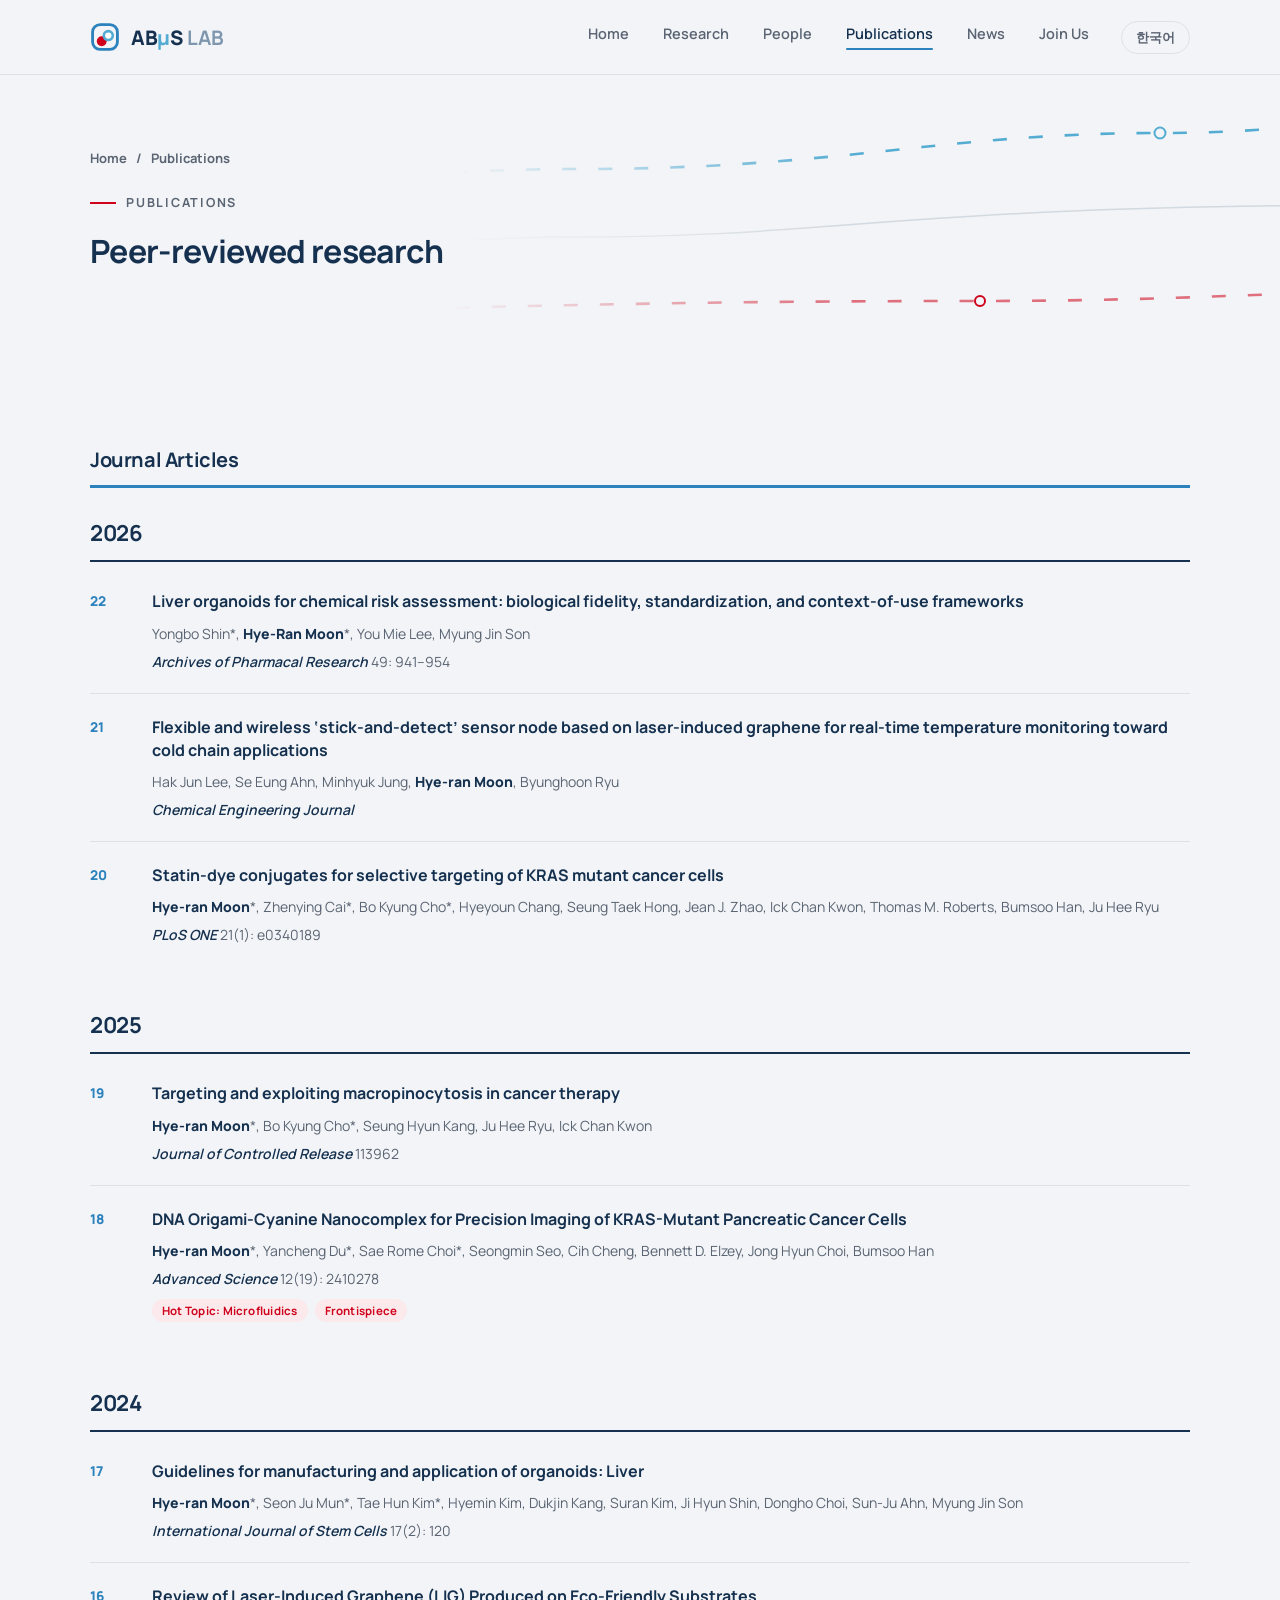
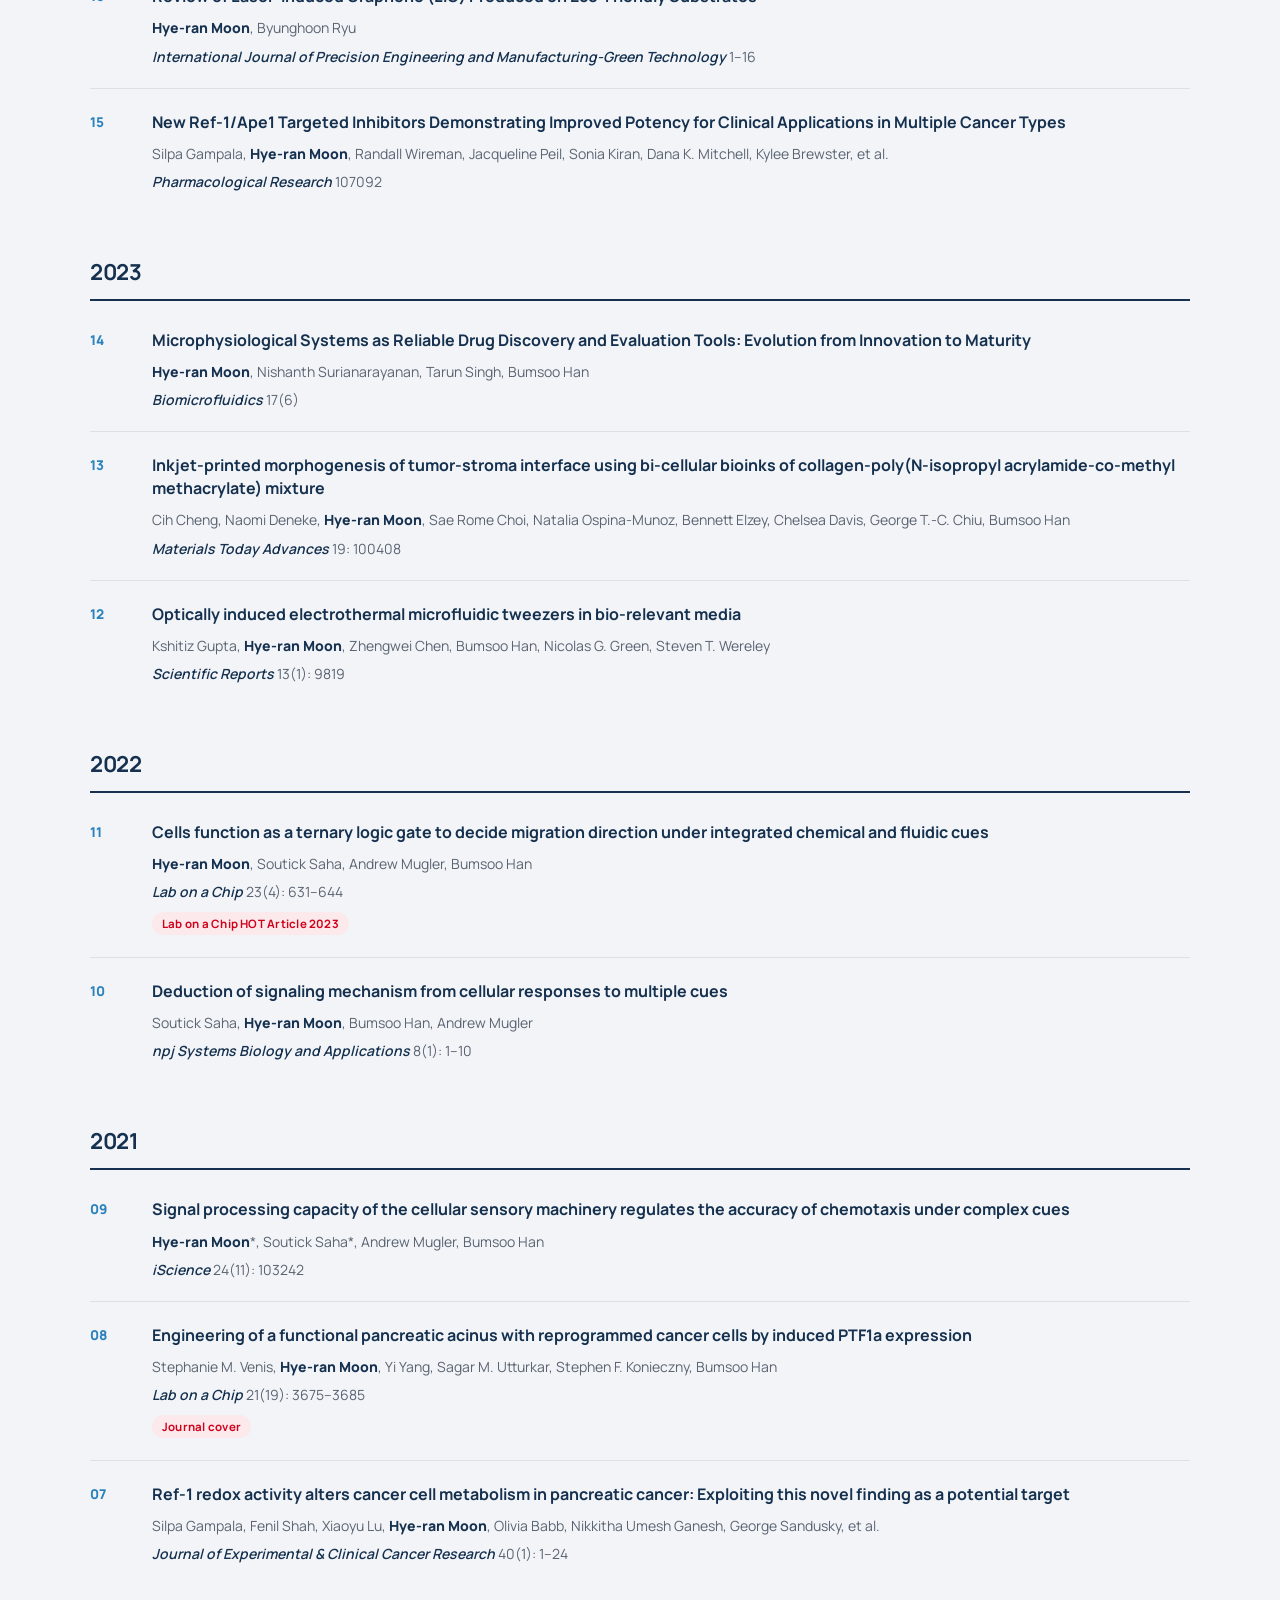
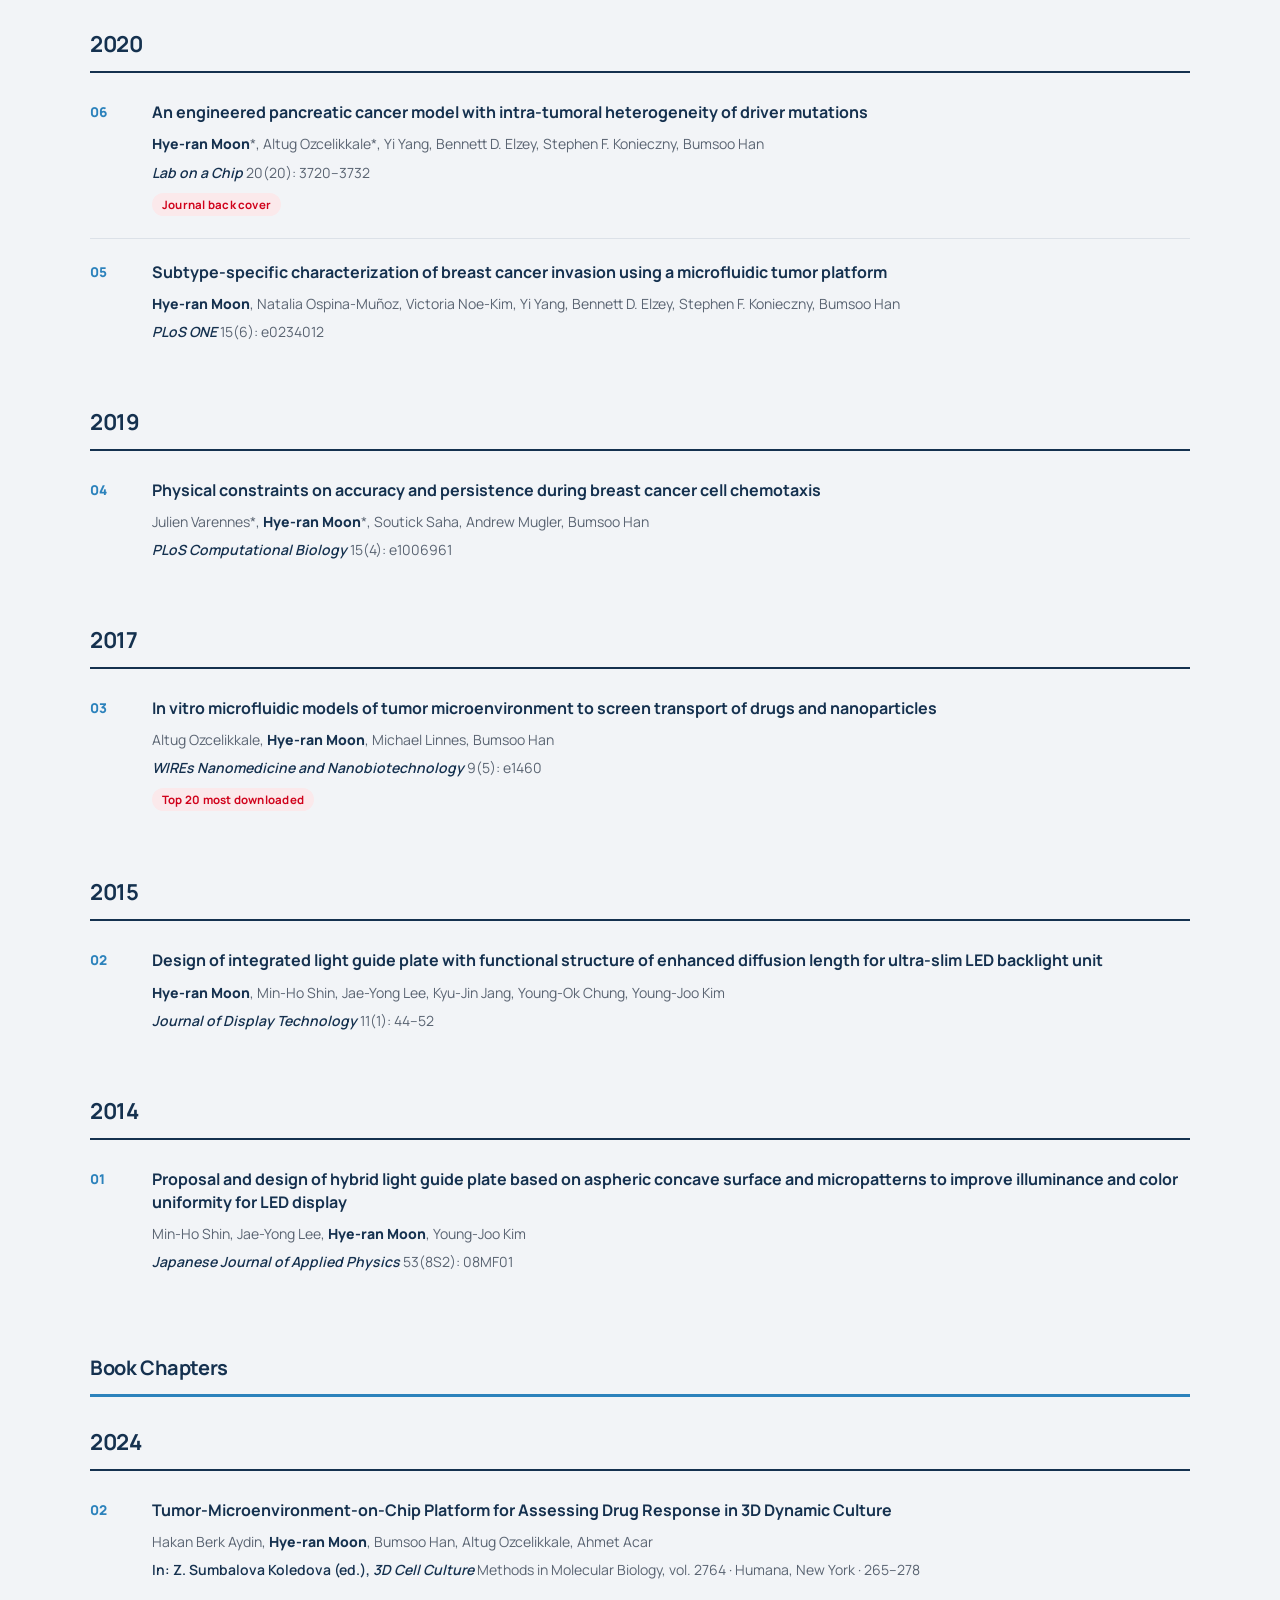
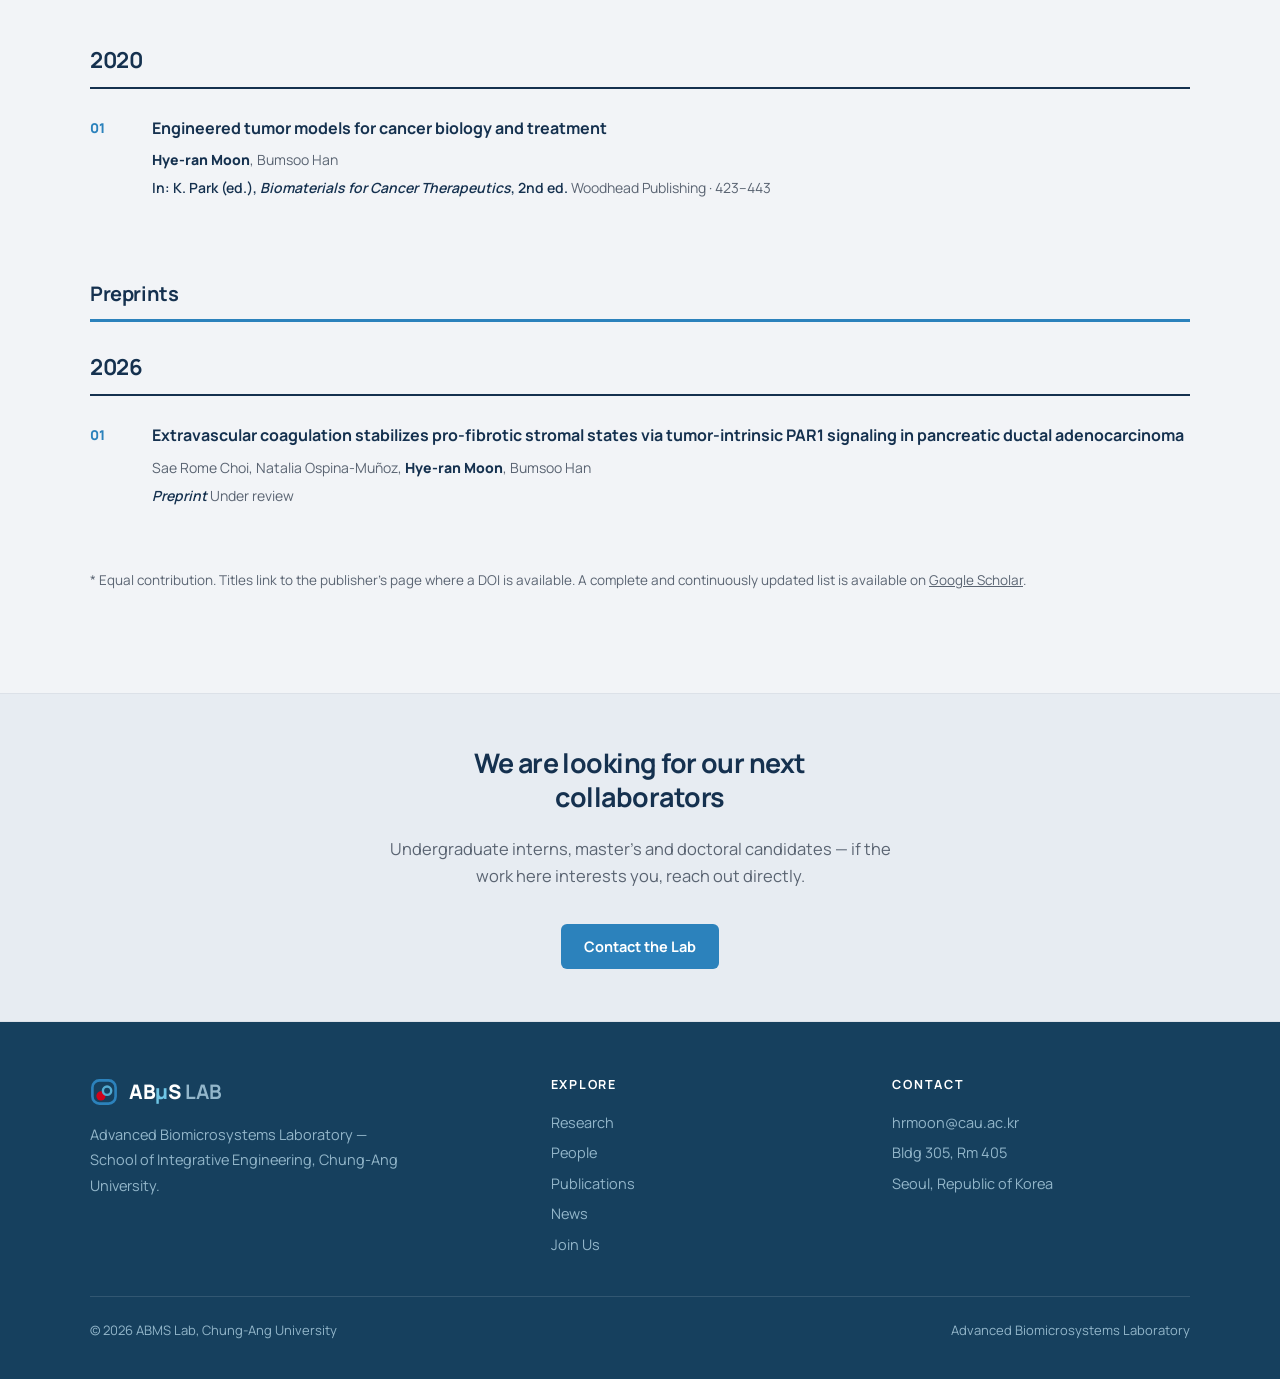
<file: publications.html>
<!DOCTYPE html>
<html lang="en">
<head>
<meta charset="UTF-8">
<meta name="viewport" content="width=device-width, initial-scale=1">
<title>Publications — ABMS Lab</title>
<link rel="preconnect" href="https://fonts.googleapis.com">
<link href="https://fonts.googleapis.com/css2?family=Manrope:wght@400;500;600;700;800&display=swap" rel="stylesheet">
<link rel="stylesheet" href="abms-styles.css">
</head>
<body>

<header>
  <nav>
    <input type="checkbox" id="nav-toggle" class="nav-toggle">
    <a class="brand" href="index.html">
      <svg width="30" height="30" viewBox="0 0 64 64" fill="none" aria-hidden="true"><rect x="5.5" y="5.5" width="53" height="53" rx="16" stroke="#2C82BC" stroke-width="6"></rect><circle cx="25" cy="41" r="10.5" fill="#D0021B"></circle><circle cx="39" cy="29" r="9.5" fill="#FFFFFF" stroke="#54ACD2" stroke-width="5.5"></circle></svg>
      <span class="brand-txt">AB<span class="mu">μ</span>S<span class="lab"> LAB</span></span>
    </a>
    <label for="nav-toggle" class="hamburger" aria-label="Open menu">
      <span></span><span></span><span></span>
    </label>
    <ul class="navlinks">
      <li><a href="index.html">Home</a></li>
      <li><a href="research.html">Research</a></li>
      <li><a href="people.html">People</a></li>
      <li><a href="publications.html" class="active">Publications</a></li>
      <li><a href="news.html">News</a></li>
      <li><a href="index.html#join">Join Us</a></li>
    </ul>
    <a class="langbtn" href="index-ko.html" hreflang="ko" lang="ko" aria-label="이 페이지를 한국어로 보기">한국어</a>
  </nav>
</header>
<section class="pagehead slim">
  <div class="hero-bg" aria-hidden="true">
    <svg viewBox="0 0 1400 270" preserveAspectRatio="xMidYMid slice">
      <path class="ch" d="M-60 206 C 300 206 380 162 640 162 C 900 162 960 130 1460 130"></path>
      <path class="ch-live" d="M-60 138 C 260 138 380 94 640 94 C 900 94 1000 58 1220 58 C 1330 58 1400 46 1460 46"></path>
      <path class="ch-live red" d="M-60 244 C 340 244 500 226 1040 226 C 1240 226 1360 216 1460 216"></path>
      <circle class="nd" cx="1220" cy="58" r="5.5"></circle>
      <circle class="nd red" cx="1040" cy="226" r="5"></circle>
    </svg>
  </div>
  <div class="hero-glow" aria-hidden="true"></div>
  <div class="wrap">
    <div class="crumb"><a href="index.html">Home</a> <span>/</span> <span>Publications</span></div>
    <span class="eyebrow mono">Publications</span>
    <h1>Peer-reviewed research</h1>
  </div>
</section>

<section class="pubs">
  <div class="wrap">
    <div class="pubgroup">
      <h2>Journal Articles</h2>
    </div>

      <div class="yearblock">
        <div class="yearbar">
          <span class="yr">2026</span>
        </div>
        <div class="pub">
          <div class="n">22</div>
          <div>
            <div class="ti"><a href="https://doi.org/10.1007/s12272-026-01627-8" target="_blank" rel="noopener">Liver organoids for chemical risk assessment: biological fidelity, standardization, and context-of-use frameworks</a></div>
            <div class="au">Yongbo Shin*, <b>Hye-Ran Moon</b>*, You Mie Lee, Myung Jin Son</div>
            <div class="jr"><em>Archives of Pharmacal Research</em> <span class="dt">49: 941&ndash;954</span></div>
          </div>
        </div>
        <div class="pub">
          <div class="n">21</div>
          <div>
            <div class="ti"><a href="https://doi.org/10.1016/j.cej.2026.175415" target="_blank" rel="noopener">Flexible and wireless &lsquo;stick-and-detect&rsquo; sensor node based on laser-induced graphene for real-time temperature monitoring toward cold chain applications</a></div>
            <div class="au">Hak Jun Lee, Se Eung Ahn, Minhyuk Jung, <b>Hye-ran Moon</b>, Byunghoon Ryu</div>
            <div class="jr"><em>Chemical Engineering Journal</em></div>
          </div>
        </div>
        <div class="pub">
          <div class="n">20</div>
          <div>
            <div class="ti"><a href="https://doi.org/10.1371/journal.pone.0340189" target="_blank" rel="noopener">Statin-dye conjugates for selective targeting of KRAS mutant cancer cells</a></div>
            <div class="au"><b>Hye-ran Moon</b>*, Zhenying Cai*, Bo Kyung Cho*, Hyeyoun Chang, Seung Taek Hong, Jean J. Zhao, Ick Chan Kwon, Thomas M. Roberts, Bumsoo Han, Ju Hee Ryu</div>
            <div class="jr"><em>PLoS ONE</em> <span class="dt">21(1): e0340189</span></div>
          </div>
        </div>
      </div>
      <div class="yearblock">
        <div class="yearbar">
          <span class="yr">2025</span>
        </div>
        <div class="pub">
          <div class="n">19</div>
          <div>
            <div class="ti"><a href="https://doi.org/10.1016/j.jconrel.2025.113962" target="_blank" rel="noopener">Targeting and exploiting macropinocytosis in cancer therapy</a></div>
            <div class="au"><b>Hye-ran Moon</b>*, Bo Kyung Cho*, Seung Hyun Kang, Ju Hee Ryu, Ick Chan Kwon</div>
            <div class="jr"><em>Journal of Controlled Release</em> <span class="dt">113962</span></div>
          </div>
        </div>
        <div class="pub">
          <div class="n">18</div>
          <div>
            <div class="ti"><a href="https://doi.org/10.1002/advs.202410278" target="_blank" rel="noopener">DNA Origami-Cyanine Nanocomplex for Precision Imaging of KRAS-Mutant Pancreatic Cancer Cells</a></div>
            <div class="au"><b>Hye-ran Moon</b>*, Yancheng Du*, Sae Rome Choi*, Seongmin Seo, Cih Cheng, Bennett D. Elzey, Jong Hyun Choi, Bumsoo Han</div>
            <div class="jr"><em>Advanced Science</em> <span class="dt">12(19): 2410278</span></div>
            <div class="badges"><span class="badge hl">Hot Topic: Microfluidics</span><span class="badge hl">Frontispiece</span></div>
          </div>
        </div>
      </div>
      <div class="yearblock">
        <div class="yearbar">
          <span class="yr">2024</span>
        </div>
        <div class="pub">
          <div class="n">17</div>
          <div>
            <div class="ti">Guidelines for manufacturing and application of organoids: Liver</div>
            <div class="au"><b>Hye-ran Moon</b>*, Seon Ju Mun*, Tae Hun Kim*, Hyemin Kim, Dukjin Kang, Suran Kim, Ji Hyun Shin, Dongho Choi, Sun-Ju Ahn, Myung Jin Son</div>
            <div class="jr"><em>International Journal of Stem Cells</em> <span class="dt">17(2): 120</span></div>
          </div>
        </div>
        <div class="pub">
          <div class="n">16</div>
          <div>
            <div class="ti"><a href="https://doi.org/10.1007/s40684-024-00595-y" target="_blank" rel="noopener">Review of Laser-Induced Graphene (LIG) Produced on Eco-Friendly Substrates</a></div>
            <div class="au"><b>Hye-ran Moon</b>, Byunghoon Ryu</div>
            <div class="jr"><em>International Journal of Precision Engineering and Manufacturing-Green Technology</em> <span class="dt">1–16</span></div>
          </div>
        </div>
        <div class="pub">
          <div class="n">15</div>
          <div>
            <div class="ti"><a href="https://doi.org/10.1016/j.phrs.2024.107092" target="_blank" rel="noopener">New Ref-1/Ape1 Targeted Inhibitors Demonstrating Improved Potency for Clinical Applications in Multiple Cancer Types</a></div>
            <div class="au">Silpa Gampala, <b>Hye-ran Moon</b>, Randall Wireman, Jacqueline Peil, Sonia Kiran, Dana K. Mitchell, Kylee Brewster, et al.</div>
            <div class="jr"><em>Pharmacological Research</em> <span class="dt">107092</span></div>
          </div>
        </div>
      </div>
      <div class="yearblock">
        <div class="yearbar">
          <span class="yr">2023</span>
        </div>
        <div class="pub">
          <div class="n">14</div>
          <div>
            <div class="ti"><a href="https://doi.org/10.1063/5.0179444" target="_blank" rel="noopener">Microphysiological Systems as Reliable Drug Discovery and Evaluation Tools: Evolution from Innovation to Maturity</a></div>
            <div class="au"><b>Hye-ran Moon</b>, Nishanth Surianarayanan, Tarun Singh, Bumsoo Han</div>
            <div class="jr"><em>Biomicrofluidics</em> <span class="dt">17(6)</span></div>
          </div>
        </div>
        <div class="pub">
          <div class="n">13</div>
          <div>
            <div class="ti">Inkjet-printed morphogenesis of tumor-stroma interface using bi-cellular bioinks of collagen-poly(N-isopropyl acrylamide-co-methyl methacrylate) mixture</div>
            <div class="au">Cih Cheng, Naomi Deneke, <b>Hye-ran Moon</b>, Sae Rome Choi, Natalia Ospina-Munoz, Bennett Elzey, Chelsea Davis, George T.-C. Chiu, Bumsoo Han</div>
            <div class="jr"><em>Materials Today Advances</em> <span class="dt">19: 100408</span></div>
          </div>
        </div>
        <div class="pub">
          <div class="n">12</div>
          <div>
            <div class="ti">Optically induced electrothermal microfluidic tweezers in bio-relevant media</div>
            <div class="au">Kshitiz Gupta, <b>Hye-ran Moon</b>, Zhengwei Chen, Bumsoo Han, Nicolas G. Green, Steven T. Wereley</div>
            <div class="jr"><em>Scientific Reports</em> <span class="dt">13(1): 9819</span></div>
          </div>
        </div>
      </div>
      <div class="yearblock">
        <div class="yearbar">
          <span class="yr">2022</span>
        </div>
        <div class="pub">
          <div class="n">11</div>
          <div>
            <div class="ti"><a href="https://doi.org/10.1039/D2LC00807F" target="_blank" rel="noopener">Cells function as a ternary logic gate to decide migration direction under integrated chemical and fluidic cues</a></div>
            <div class="au"><b>Hye-ran Moon</b>, Soutick Saha, Andrew Mugler, Bumsoo Han</div>
            <div class="jr"><em>Lab on a Chip</em> <span class="dt">23(4): 631–644</span></div>
            <div class="badges"><span class="badge hl">Lab on a Chip HOT Article 2023</span></div>
          </div>
        </div>
        <div class="pub">
          <div class="n">10</div>
          <div>
            <div class="ti">Deduction of signaling mechanism from cellular responses to multiple cues</div>
            <div class="au">Soutick Saha, <b>Hye-ran Moon</b>, Bumsoo Han, Andrew Mugler</div>
            <div class="jr"><em>npj Systems Biology and Applications</em> <span class="dt">8(1): 1–10</span></div>
          </div>
        </div>
      </div>
      <div class="yearblock">
        <div class="yearbar">
          <span class="yr">2021</span>
        </div>
        <div class="pub">
          <div class="n">09</div>
          <div>
            <div class="ti"><a href="https://doi.org/10.1016/j.isci.2021.103242" target="_blank" rel="noopener">Signal processing capacity of the cellular sensory machinery regulates the accuracy of chemotaxis under complex cues</a></div>
            <div class="au"><b>Hye-ran Moon</b>*, Soutick Saha*, Andrew Mugler, Bumsoo Han</div>
            <div class="jr"><em>iScience</em> <span class="dt">24(11): 103242</span></div>
          </div>
        </div>
        <div class="pub">
          <div class="n">08</div>
          <div>
            <div class="ti"><a href="https://doi.org/10.1039/D1LC00350J" target="_blank" rel="noopener">Engineering of a functional pancreatic acinus with reprogrammed cancer cells by induced PTF1a expression</a></div>
            <div class="au">Stephanie M. Venis, <b>Hye-ran Moon</b>, Yi Yang, Sagar M. Utturkar, Stephen F. Konieczny, Bumsoo Han</div>
            <div class="jr"><em>Lab on a Chip</em> <span class="dt">21(19): 3675–3685</span></div>
            <div class="badges"><span class="badge hl">Journal cover</span></div>
          </div>
        </div>
        <div class="pub">
          <div class="n">07</div>
          <div>
            <div class="ti">Ref-1 redox activity alters cancer cell metabolism in pancreatic cancer: Exploiting this novel finding as a potential target</div>
            <div class="au">Silpa Gampala, Fenil Shah, Xiaoyu Lu, <b>Hye-ran Moon</b>, Olivia Babb, Nikkitha Umesh Ganesh, George Sandusky, et al.</div>
            <div class="jr"><em>Journal of Experimental &amp; Clinical Cancer Research</em> <span class="dt">40(1): 1–24</span></div>
          </div>
        </div>
      </div>
      <div class="yearblock">
        <div class="yearbar">
          <span class="yr">2020</span>
        </div>
        <div class="pub">
          <div class="n">06</div>
          <div>
            <div class="ti"><a href="https://doi.org/10.1039/D0LC00707B" target="_blank" rel="noopener">An engineered pancreatic cancer model with intra-tumoral heterogeneity of driver mutations</a></div>
            <div class="au"><b>Hye-ran Moon</b>*, Altug Ozcelikkale*, Yi Yang, Bennett D. Elzey, Stephen F. Konieczny, Bumsoo Han</div>
            <div class="jr"><em>Lab on a Chip</em> <span class="dt">20(20): 3720–3732</span></div>
            <div class="badges"><span class="badge hl">Journal back cover</span></div>
          </div>
        </div>
        <div class="pub">
          <div class="n">05</div>
          <div>
            <div class="ti"><a href="https://doi.org/10.1371/journal.pone.0234012" target="_blank" rel="noopener">Subtype-specific characterization of breast cancer invasion using a microfluidic tumor platform</a></div>
            <div class="au"><b>Hye-ran Moon</b>, Natalia Ospina-Muñoz, Victoria Noe-Kim, Yi Yang, Bennett D. Elzey, Stephen F. Konieczny, Bumsoo Han</div>
            <div class="jr"><em>PLoS ONE</em> <span class="dt">15(6): e0234012</span></div>
          </div>
        </div>
      </div>
      <div class="yearblock">
        <div class="yearbar">
          <span class="yr">2019</span>
        </div>
        <div class="pub">
          <div class="n">04</div>
          <div>
            <div class="ti"><a href="https://doi.org/10.1371/journal.pcbi.1006961" target="_blank" rel="noopener">Physical constraints on accuracy and persistence during breast cancer cell chemotaxis</a></div>
            <div class="au">Julien Varennes*, <b>Hye-ran Moon</b>*, Soutick Saha, Andrew Mugler, Bumsoo Han</div>
            <div class="jr"><em>PLoS Computational Biology</em> <span class="dt">15(4): e1006961</span></div>
          </div>
        </div>
      </div>
      <div class="yearblock">
        <div class="yearbar">
          <span class="yr">2017</span>
        </div>
        <div class="pub">
          <div class="n">03</div>
          <div>
            <div class="ti"><a href="https://doi.org/10.1002/wnan.1460" target="_blank" rel="noopener">In vitro microfluidic models of tumor microenvironment to screen transport of drugs and nanoparticles</a></div>
            <div class="au">Altug Ozcelikkale, <b>Hye-ran Moon</b>, Michael Linnes, Bumsoo Han</div>
            <div class="jr"><em>WIREs Nanomedicine and Nanobiotechnology</em> <span class="dt">9(5): e1460</span></div>
            <div class="badges"><span class="badge hl">Top 20 most downloaded</span></div>
          </div>
        </div>
      </div>
      <div class="yearblock">
        <div class="yearbar">
          <span class="yr">2015</span>
        </div>
        <div class="pub">
          <div class="n">02</div>
          <div>
            <div class="ti">Design of integrated light guide plate with functional structure of enhanced diffusion length for ultra-slim LED backlight unit</div>
            <div class="au"><b>Hye-ran Moon</b>, Min-Ho Shin, Jae-Yong Lee, Kyu-Jin Jang, Young-Ok Chung, Young-Joo Kim</div>
            <div class="jr"><em>Journal of Display Technology</em> <span class="dt">11(1): 44–52</span></div>
          </div>
        </div>
      </div>
      <div class="yearblock">
        <div class="yearbar">
          <span class="yr">2014</span>
        </div>
        <div class="pub">
          <div class="n">01</div>
          <div>
            <div class="ti">Proposal and design of hybrid light guide plate based on aspheric concave surface and micropatterns to improve illuminance and color uniformity for LED display</div>
            <div class="au">Min-Ho Shin, Jae-Yong Lee, <b>Hye-ran Moon</b>, Young-Joo Kim</div>
            <div class="jr"><em>Japanese Journal of Applied Physics</em> <span class="dt">53(8S2): 08MF01</span></div>
          </div>
        </div>
      </div>
    <div class="pubgroup second">
      <h2>Book Chapters</h2>
    </div>

    <div class="yearblock">
      <div class="yearbar"><span class="yr">2024</span></div>
      <div class="pub">
        <div class="n">02</div>
        <div>
          <div class="ti"><a href="https://doi.org/10.1007/978-1-0716-3674-9_17" target="_blank" rel="noopener">Tumor-Microenvironment-on-Chip Platform for Assessing Drug Response in 3D Dynamic Culture</a></div>
          <div class="au">Hakan Berk Aydin, <b>Hye-ran Moon</b>, Bumsoo Han, Altug Ozcelikkale, Ahmet Acar</div>
          <div class="jr">In: Z. Sumbalova Koledova (ed.), <em>3D Cell Culture</em> <span class="dt">Methods in Molecular Biology, vol. 2764 &middot; Humana, New York &middot; 265&ndash;278</span></div>
        </div>
      </div>
    </div>

    <div class="yearblock">
      <div class="yearbar"><span class="yr">2020</span></div>
      <div class="pub">
        <div class="n">01</div>
        <div>
          <div class="ti"><a href="https://doi.org/10.1016/B978-0-08-102983-1.00015-6" target="_blank" rel="noopener">Engineered tumor models for cancer biology and treatment</a></div>
          <div class="au"><b>Hye-ran Moon</b>, Bumsoo Han</div>
          <div class="jr">In: K. Park (ed.), <em>Biomaterials for Cancer Therapeutics</em>, 2nd ed. <span class="dt">Woodhead Publishing &middot; 423&ndash;443</span></div>
        </div>
      </div>
    </div>

    <div class="pubgroup second">
      <h2>Preprints</h2>
    </div>

    <div class="yearblock">
      <div class="yearbar"><span class="yr">2026</span></div>
      <div class="pub">
        <div class="n">01</div>
        <div>
          <div class="ti">Extravascular coagulation stabilizes pro-fibrotic stromal states via tumor-intrinsic PAR1 signaling in pancreatic ductal adenocarcinoma</div>
          <div class="au">Sae Rome Choi, Natalia Ospina-Mu&ntilde;oz, <b>Hye-ran Moon</b>, Bumsoo Han</div>
          <div class="jr"><em>Preprint</em> <span class="dt">Under review</span></div>
        </div>
      </div>
    </div>

    <p class="pubnote">
      * Equal contribution. Titles link to the publisher's page where a DOI is available.
      A complete and continuously updated list is available on
      <a href="https://scholar.google.com/citations?user=2_Djq7kAAAAJ&amp;hl=en" target="_blank" rel="noopener">Google Scholar</a>.
    </p>
  </div>
</section>

<!-- ============ CTA BAND ============ -->
<section class="band">
  <div class="wrap">
    <h2>We are looking for our next collaborators</h2>
    <p>
      Undergraduate interns, master's and doctoral candidates — if the work here
      interests you, reach out directly.
    </p>
    <a class="btn" href="mailto:hrmoon@cau.ac.kr?subject=ABMS%20Lab%20Inquiry">Contact the Lab</a>
  </div>
</section>

<!-- ============ FOOTER ============ -->
<footer>
  <div class="wrap">
    <div class="fcols">
      <div>
        <a class="brand" href="index.html" style="text-decoration:none;">
          <svg width="28" height="28" viewBox="0 0 64 64" fill="none" aria-hidden="true"><rect x="5.5" y="5.5" width="53" height="53" rx="16" stroke="#2C82BC" stroke-width="6"></rect><circle cx="25" cy="41" r="10.5" fill="#D0021B"></circle><circle cx="39" cy="29" r="9.5" fill="#16405E" stroke="#54ACD2" stroke-width="5.5"></circle></svg>
          <span class="brand-txt">AB<span class="mu">μ</span>S<span class="lab"> LAB</span></span>
        </a>
        <p>Advanced Biomicrosystems Laboratory — School of Integrative Engineering, Chung-Ang University.</p>
      </div>
      <div>
        <h4>Explore</h4>
        <ul>
          <li><a href="research.html">Research</a></li>
          <li><a href="people.html">People</a></li>
          <li><a href="publications.html">Publications</a></li>
          <li><a href="news.html">News</a></li>
          <li><a href="index.html#join">Join Us</a></li>
        </ul>
      </div>
      <div>
        <h4>Contact</h4>
        <ul>
          <li><a href="mailto:hrmoon@cau.ac.kr">hrmoon@cau.ac.kr</a></li>
          <li>Bldg 305, Rm 405</li>
          <li>Seoul, Republic of Korea</li>
        </ul>
      </div>
    </div>
    <div class="fbot">
      <span>© 2026 ABMS Lab, Chung-Ang University</span>
      <span>Advanced Biomicrosystems Laboratory</span>
    </div>
  </div>
</footer>




</body>
</html>
</file>
<file: abms-styles.css>
:root{
    --navy:#15314F;
    --navy-deep:#16405E;
    --blue:#2C82BC;
    --cyan:#54ACD2;
    --blue-soft:#E4F1F8;
    --red:#D0021B;
    --white:#FFFFFF;
    --off:#F2F4F7;
    --paper:#F2F4F7;
    --gray:#5A6472;
    --line:#DCE1E8;
  }
  *{box-sizing:border-box;}
  html{scroll-behavior:smooth;}
  body{
    margin:0;
    font-family:'Manrope','Noto Sans KR',sans-serif;
    color:var(--navy);
    background:var(--paper);
    -webkit-font-smoothing:antialiased;
    overflow-x:hidden;
  }
  h1,h2,h3,h4{margin:0;letter-spacing:-0.02em;line-height:1.12;}
  p{margin:0;}
  a{color:inherit;}
  .mono{
    font-family:'Manrope',sans-serif;
    font-weight:700;
    font-size:12.5px;
    letter-spacing:0.14em;
    text-transform:uppercase;
  }
  section[id], span[id]{scroll-margin-top:90px;}
  .wrap{max-width:1180px;margin:0 auto;padding:0 40px;}
  :focus-visible{outline:2px solid var(--blue);outline-offset:3px;}
  @media(max-width:820px){.wrap{padding:0 22px;}}

  /* ---------- KOREAN TYPOGRAPHY ---------- */
  /* Hangul must not break mid-word, and the tight Latin tracking and
     leading don't suit it, so the Korean pages relax both. */
  html[lang="ko"] body{word-break:keep-all;}
  html[lang="ko"] h1,
  html[lang="ko"] h2,
  html[lang="ko"] h3,
  html[lang="ko"] h4{letter-spacing:-0.005em;}
  html[lang="ko"] .hero h1{max-width:24ch;line-height:1.32;}
  html[lang="ko"] .pagehead h1{max-width:26ch;line-height:1.34;}
  html[lang="ko"] .pagehead.slim h1{line-height:1.34;}
  html[lang="ko"] .sec-head h2,
  html[lang="ko"] .band h2{line-height:1.42;}
  html[lang="ko"] .racc h3{line-height:1.4;}
  html[lang="ko"] .brand-txt{letter-spacing:-0.02em;}
  html[lang="ko"] .mono{letter-spacing:.06em;}

  /* ---------- NAV ---------- */
  header{
    position:sticky;top:0;z-index:60;
    background:rgba(242,244,247,0.94);
    backdrop-filter:blur(12px);
    border-bottom:1px solid var(--line);
  }
  nav{
    max-width:1180px;margin:0 auto;padding:0 40px;
    height:74px;
    display:flex;align-items:center;justify-content:space-between;gap:32px;
  }
  .brand{display:flex;align-items:center;gap:11px;text-decoration:none;flex-shrink:0;}
  .brand-txt{font-weight:800;font-size:20px;letter-spacing:-0.02em;color:var(--navy);}
  .brand-txt .mu{color:var(--cyan);}
  .brand-txt .lab{color:#7E97AE;font-weight:700;letter-spacing:0.01em;}
  footer .brand-txt .mu{color:#6FC6E6;}
  footer .brand-txt .lab{color:#93B6CA;}
  .navlinks{display:flex;gap:34px;list-style:none;margin:0 0 0 auto;padding:0;
    font-size:14.5px;font-weight:600;}
  .navlinks a{text-decoration:none;color:var(--gray);transition:color .15s;}
  .navlinks a:hover{color:var(--navy);}
  .langbtn{
    order:2;flex-shrink:0;
    font-size:13px;font-weight:700;text-decoration:none;
    color:var(--gray);
    border:1.5px solid var(--line);border-radius:20px;
    padding:6px 14px;
    transition:border-color .15s,color .15s;
  }
  .langbtn:hover{border-color:var(--blue);color:var(--blue);}
  .navlinks{order:1;}
  .btn{
    display:inline-flex;align-items:center;justify-content:center;gap:8px;
    font-weight:700;font-size:14.5px;
    padding:12px 22px;border-radius:6px;
    text-decoration:none;border:1.5px solid transparent;
    transition:transform .15s, background .15s, color .15s;
    white-space:nowrap;
  }
  .btn-blue{background:var(--blue);color:var(--white);}
  .btn-blue:hover{transform:translateY(-1px);background:#1C6F9E;}
  .btn-outline{border-color:var(--line);color:var(--navy);background:var(--white);}
  .btn-outline:hover{border-color:var(--navy);}
  .btn-ghost-light{border-color:rgba(255,255,255,0.4);color:var(--white);}
  .btn-ghost-light:hover{background:var(--white);color:var(--navy);}
  /* mobile menu (CSS-only, no JS) */
  .nav-toggle{display:none;}
  .hamburger{display:none;}
  @media(max-width:900px){
    nav{
      padding:0 22px;
      height:auto;min-height:64px;
      flex-wrap:wrap;
      row-gap:0;
      padding-top:12px;padding-bottom:12px;
    }
    .hamburger{
      display:flex;flex-direction:column;justify-content:center;gap:5px;
      order:2;margin-left:12px;padding:10px 4px;cursor:pointer;
    }
    .langbtn{order:1;margin-left:auto;font-size:12.5px;padding:5px 12px;}
    .navlinks{order:3;}
    .hamburger span{
      display:block;width:23px;height:2px;border-radius:2px;
      background:var(--navy);
      transition:transform .22s ease, opacity .18s ease;
    }
    .nav-toggle:checked ~ .hamburger span:nth-child(1){transform:translateY(7px) rotate(45deg);}
    .nav-toggle:checked ~ .hamburger span:nth-child(2){opacity:0;}
    .nav-toggle:checked ~ .hamburger span:nth-child(3){transform:translateY(-7px) rotate(-45deg);}
    .navlinks{
      display:none;
      flex-basis:100%;
      flex-direction:column;
      gap:0;margin:0;padding:6px 0 10px;
    }
    .nav-toggle:checked ~ .navlinks{display:flex;}
    .navlinks li{border-top:1px solid var(--line);}
    .navlinks a{display:block;padding:14px 2px;font-size:16px;}
    .navlinks a.active{color:var(--blue);}
    .navlinks a.active::after{display:none;}
  }

  /* ---------- HERO ---------- */
  .hero{
    position:relative;
    background:var(--off);
    color:var(--navy);
    padding:96px 0 92px;
    overflow:hidden;
  }
  .hero .wrap{position:relative;z-index:3;}
  .hero-bg{
    position:absolute;inset:0;z-index:1;opacity:1;
    -webkit-mask-image:linear-gradient(95deg,transparent 0%,transparent 36%,#000 66%,#000 100%);
    mask-image:linear-gradient(95deg,transparent 0%,transparent 36%,#000 66%,#000 100%);
  }
  .hero-bg svg{width:100%;height:100%;display:block;}
  .ch{fill:none;stroke:rgba(32,56,84,.14);stroke-width:1.5;}
  .ch-live{
    fill:none;stroke:var(--cyan);stroke-width:2.6;opacity:1;
    stroke-dasharray:14 22;
    animation:dash 3s linear infinite;
  }
  .ch-live.red{stroke:var(--red);animation-duration:4.2s;opacity:.55;}
  @keyframes dash{to{stroke-dashoffset:-144;}}
  .nd{fill:var(--off);stroke:var(--cyan);stroke-width:2;}
  .nd.red{stroke:var(--red);}
  .hero-glow{display:none;}
  .eyebrow{
    display:inline-flex;align-items:center;gap:10px;
    color:var(--gray);margin-bottom:22px;
  }
  .eyebrow::before{
    content:'';width:26px;height:2px;background:var(--red);display:block;
  }
  .hero h1{
    font-size:clamp(33px,4.3vw,49px);
    font-weight:700;
    line-height:1.14;
    max-width:17ch;
  }
  .hero h1 em{font-style:normal;color:var(--blue);}
  .hero-sub{
    margin-top:22px;max-width:56ch;
    font-size:17px;line-height:1.7;
    color:var(--gray);
  }
  .hero-cta{margin-top:34px;display:flex;gap:14px;flex-wrap:wrap;}
  @media(max-width:820px){
    .hero{padding:74px 0 70px;}
    /* at phone width the text spans the full column, so the line art steps back */
    .hero-bg{opacity:.3;-webkit-mask-image:none;mask-image:none;}
  }
  @media(max-width:560px){
    .hero{padding:56px 0 54px;}
    .hero h1{font-size:29px;}
    .hero-sub{font-size:16px;}
    .hero-cta .btn{width:100%;}
  }
  @media (prefers-reduced-motion: reduce){
    .ch-live{animation:none;}html{scroll-behavior:auto;}
  }

  /* ---------- SECTION SHELL ---------- */
  section{padding:104px 0;}
  .sec-head{max-width:720px;margin-bottom:60px;}
  .sec-head .mono{color:var(--blue);display:block;margin-bottom:16px;}
  .sec-head h2{font-size:clamp(25px,2.9vw,34px);font-weight:700;line-height:1.2;}
  .sec-head p{margin-top:18px;font-size:16px;line-height:1.72;color:var(--gray);}

  /* ---------- RESEARCH ACCORDION ---------- */
  .platform{background:var(--paper);}
  .racc-hint{
    font-size:13px;font-weight:700;letter-spacing:.1em;text-transform:uppercase;
    color:var(--gray);margin-bottom:18px;
  }
  .racc{
    border:1px solid var(--line);border-radius:12px;
    background:var(--white);
    margin-bottom:14px;overflow:hidden;
    transition:border-color .18s, box-shadow .18s;
  }
  .racc:hover{border-color:#BCCBD9;}
  .racc[open]{
    border-color:var(--blue);
    box-shadow:0 10px 34px rgba(20,42,68,.08);
  }
  .racc > summary{
    list-style:none;cursor:pointer;
    display:grid;grid-template-columns:56px 1fr 34px;
    gap:22px;align-items:start;
    padding:26px 28px;
  }
  .racc > summary::-webkit-details-marker{display:none;}
  .rnum{
    font-size:14px;font-weight:800;color:var(--blue);
    background:var(--blue-soft);border:1.5px solid var(--blue-soft);
    width:46px;height:46px;border-radius:50%;
    display:flex;align-items:center;justify-content:center;
  }
  .racc[open] .rnum{background:var(--blue);border-color:var(--blue);color:var(--white);}
  .rhead{display:block;min-width:0;}
  .rcat{display:block;color:var(--blue);margin-bottom:9px;font-size:11.5px;}
  .racc h3{font-size:20px;font-weight:700;margin-bottom:9px;}
  .racc h3 em{font-style:italic;}
  .rlede{display:block;font-size:15px;line-height:1.7;color:var(--gray);max-width:62ch;}
  .rchev{
    width:32px;height:32px;border-radius:50%;
    border:1.5px solid var(--line);color:var(--blue);
    display:flex;align-items:center;justify-content:center;
    transition:transform .2s, border-color .2s, background .2s;
    margin-top:6px;
  }
  .racc > summary:hover .rchev{border-color:var(--blue);background:var(--blue-soft);}
  .racc[open] .rchev{transform:rotate(180deg);border-color:var(--blue);}

  .rbody{
    padding:4px 28px 30px 126px;
    display:grid;grid-template-columns:1fr;gap:26px;
  }
  .racc-fig{border-radius:10px;overflow:hidden;border:1px solid var(--line);}
  .racc-fig.tile{
    aspect-ratio:16/6;
    display:flex;align-items:center;justify-content:center;
    background-color:#E2EEF7;
    background-image:
      radial-gradient(circle, rgba(44,130,188,.16) 1px, transparent 1.2px),
      linear-gradient(150deg, #EBF4FA 0%, #D6E8F5 100%);
    background-size:14px 14px, 100% 100%;
  }
  .racc-fig.figure{background:var(--white);}
  @media(max-width:820px){
    .racc > summary{grid-template-columns:42px 1fr 28px;gap:14px;padding:20px 18px;}
    .rnum{width:38px;height:38px;font-size:12.5px;}
    .rchev{width:28px;height:28px;margin-top:3px;}
    .racc h3{font-size:17.5px;}
    .rlede{font-size:14.5px;}
    .rbody{padding:0 18px 24px;}
    .racc-fig.tile{aspect-ratio:16/9;}
  }

  /* ---------- FOCUS CARDS ---------- */
  .focus{background:var(--paper);}
  .fgrid{display:grid;grid-template-columns:repeat(2,1fr);gap:22px;}
  .fcard{
    background:var(--white);
    border:1px solid var(--line);
    border-radius:12px;
    padding:0;
    overflow:hidden;
    display:flex;flex-direction:column;
    transition:transform .2s, box-shadow .2s;
  }
  .fcard:hover{transform:translateY(-3px);box-shadow:0 14px 38px rgba(20,42,68,.09);}
  .fvis{
    aspect-ratio:2/1;
    display:flex;align-items:center;justify-content:center;
    background-color:#E2EEF7;
    background-image:
      radial-gradient(circle, rgba(44,130,188,.16) 1px, transparent 1.2px),
      linear-gradient(150deg, #EBF4FA 0%, #D6E8F5 100%);
    background-size:14px 14px, 100% 100%;
    overflow:hidden;
  }
  .fvis svg{
    width:58%;height:auto;display:block;
    transition:transform .35s cubic-bezier(.2,.7,.3,1);
  }
  .fcard:hover .fvis svg{transform:scale(1.045);}
  .fbody{padding:26px 30px 30px;}
  .fcard h3{font-size:18px;font-weight:700;margin-bottom:10px;}
  .fcard p{font-size:15.5px;line-height:1.72;color:var(--gray);}
  @media(max-width:820px){.fgrid{grid-template-columns:1fr;}}
  @media(max-width:560px){
    .fvis{aspect-ratio:16/10;}
    .fvis svg{width:70%;}
    .fbody{padding:22px 24px 26px;}
  }


  /* ---------- PEOPLE ---------- */
  .people{background:var(--paper);}
  .pi-row{
    display:grid;grid-template-columns:230px 1fr;gap:48px;
    align-items:start;
    padding-bottom:56px;margin-bottom:56px;
    border-bottom:1px solid var(--line);
  }
  .portrait{
    width:100%;aspect-ratio:3/4;border-radius:12px;overflow:hidden;
    background:linear-gradient(150deg,#EBF4FA,#D6E8F5);
    border:1px solid var(--line);
    display:flex;align-items:flex-end;justify-content:center;
    position:relative;
  }
  .portrait img{width:100%;height:100%;object-fit:cover;object-position:50% 12%;display:block;}
  .portrait .ph{
    opacity:.5;margin-bottom:0;
  }
  .pi-row .role{color:var(--blue);display:block;margin-bottom:12px;}
  .pi-row h3{font-size:25px;font-weight:700;margin-bottom:6px;}
  .pi-row .sub{font-size:15.5px;font-weight:700;color:var(--gray);margin-bottom:22px;}
  .pi-row .bio{font-size:15.5px;line-height:1.78;color:var(--gray);max-width:62ch;}
  .pi-row .bio + .bio{margin-top:14px;}
  .pi-links{margin-top:24px;display:flex;gap:10px;flex-wrap:wrap;}
  .pi-links a{
    font-size:13.5px;font-weight:700;text-decoration:none;
    padding:9px 16px;border:1.5px solid var(--line);border-radius:6px;
    color:var(--navy);transition:border-color .15s,color .15s;
  }
  .pi-links a:hover{border-color:var(--blue);color:var(--blue);}

  .team-label{
    display:flex;align-items:baseline;justify-content:space-between;
    gap:20px;flex-wrap:wrap;margin-bottom:30px;
  }
  .team-label h3{font-size:20px;font-weight:700;}
  .team-label .mono{color:var(--gray);}
  .tgrid{
    display:grid;grid-template-columns:repeat(5,1fr);gap:20px;
  }
  .tcard{}
  .tcard .portrait{aspect-ratio:3/4;border-radius:10px;margin-bottom:16px;}
  .tcard h4{font-size:15.5px;font-weight:800;margin-bottom:5px;}
  .tcard .pos{font-size:12.5px;color:var(--blue);font-weight:700;margin-bottom:7px;}
  .tcard .topic{font-size:12.5px;line-height:1.6;color:var(--gray);}
  .tcard.open .portrait{
    background:var(--off);border:1.5px dashed var(--line);
    align-items:center;
  }
  .tcard.open h4{color:var(--gray);}
  @media(max-width:1100px){.tgrid{grid-template-columns:repeat(4,1fr);}}
  @media(max-width:860px){.tgrid{grid-template-columns:repeat(3,1fr);}}
  @media(max-width:620px){.tgrid{grid-template-columns:repeat(2,1fr);}}
  @media(max-width:420px){.tgrid{grid-template-columns:1fr;}
    .tcard .portrait{max-width:200px;}}
  @media(max-width:820px){
    .pi-row{grid-template-columns:1fr;gap:28px;}
    .portrait{max-width:220px;}
  }


  /* ---------- PAGE HEADER (sub-pages) ---------- */
  .pagehead{
    position:relative;
    background:var(--off);
    color:var(--navy);
    padding:96px 0 88px;
    overflow:hidden;
  }
  .pagehead .wrap{position:relative;z-index:3;}
  .pagehead .eyebrow{color:var(--gray);margin-bottom:22px;}
  .pagehead h1{font-size:clamp(28px,3.6vw,40px);font-weight:700;max-width:22ch;}
  .pagehead p{
    margin-top:22px;max-width:58ch;
    font-size:17px;line-height:1.7;color:var(--gray);
  }
  .crumb{
    display:flex;gap:9px;align-items:center;
    font-size:13px;font-weight:700;color:var(--gray);margin-bottom:20px;
  }
  .crumb a{text-decoration:none;}
  .crumb a:hover{color:var(--blue);}
  .navlinks a.active{color:var(--navy);}
  .navlinks a.active::after{
    content:'';display:block;height:2px;background:var(--blue);
    margin-top:5px;border-radius:2px;
  }
  .pagehead.slim{
    padding:48px 0;
    min-height:270px;
    display:flex;align-items:center;
  }
  .pagehead.slim > .wrap{width:100%;}
  .pagehead.slim h1{font-size:32px;line-height:1.18;font-weight:700;max-width:26ch;}
  .pagehead.slim p{margin-top:16px;font-size:16px;max-width:64ch;}
  @media(max-width:820px){
    .pagehead{padding:64px 0 60px;}
    .pagehead.slim{padding:40px 0;min-height:214px;}
    .pagehead.slim h1{font-size:26px;}
  }

  /* ---------- PI DETAIL ---------- */
  .pi-detail{margin-top:26px;border-top:1px solid var(--line);}
  .pi-detail summary{
    list-style:none;cursor:pointer;
    display:flex;align-items:center;justify-content:space-between;gap:16px;
    padding:18px 0 0;
    font-size:14.5px;font-weight:800;color:var(--blue);
  }
  .pi-detail summary::-webkit-details-marker{display:none;}
  .pi-detail summary .chev{
    width:22px;height:22px;border-radius:50%;
    border:1.5px solid var(--blue);
    display:flex;align-items:center;justify-content:center;
    transition:transform .2s;flex-shrink:0;
  }
  .pi-detail[open] summary .chev{transform:rotate(180deg);}
  .pi-detail summary:hover{color:var(--navy);}
  .pi-body{padding-top:26px;display:grid;grid-template-columns:1fr 1fr;gap:40px;}
  .cvblock h4{
    font-size:12.5px;letter-spacing:.14em;text-transform:uppercase;
    font-weight:700;color:var(--gray);margin-bottom:16px;
    padding-bottom:10px;border-bottom:1px solid var(--line);
  }
  .cvitem{padding:13px 0;border-bottom:1px solid var(--line);}
  .cvitem:last-child{border-bottom:none;}
  .cvitem .t{font-size:15px;font-weight:800;line-height:1.42;}
  .cvitem .o{font-size:14px;color:var(--gray);margin-top:3px;line-height:1.5;}
  .cvitem .d{
    font-size:12.5px;font-weight:700;color:var(--blue);margin-top:5px;
  }
  @media(max-width:820px){.pi-body{grid-template-columns:1fr;gap:28px;}}

  /* ---------- PUBLICATIONS ---------- */
  .pubs{background:var(--paper);}
  .yearblock{margin-bottom:44px;}
  .yearbar{
    display:flex;align-items:center;gap:16px;margin-bottom:6px;
    padding-bottom:12px;border-bottom:2px solid var(--navy);
  }
  .yearbar .yr{font-size:22px;font-weight:700;letter-spacing:-0.02em;}
  .yearbar .ct{
    font-size:12px;font-weight:700;letter-spacing:.1em;text-transform:uppercase;
    color:var(--gray);
  }
  .pub{
    display:grid;grid-template-columns:44px 1fr;gap:18px;
    padding:22px 0;border-bottom:1px solid var(--line);
  }
  .pub:last-child{border-bottom:none;}
  .pub .n{
    font-size:13.5px;font-weight:800;color:var(--blue);
    padding-top:2px;
  }
  .pub .ti{font-size:16px;font-weight:700;line-height:1.45;margin-bottom:8px;}
  .pub .ti a{text-decoration:none;}
  .pub .ti a:hover{color:var(--blue);text-decoration:underline;}
  .pub .au{font-size:14px;line-height:1.65;color:var(--gray);margin-bottom:7px;}
  .pub .au b{color:var(--navy);font-weight:800;}
  .pub .jr{font-size:14px;color:var(--navy);font-weight:600;}
  .pub .jr em{font-style:italic;}
  .pub .jr .dt{color:var(--gray);font-weight:400;}
  .badges{margin-top:11px;display:flex;gap:7px;flex-wrap:wrap;}
  .badge{
    font-size:11.5px;font-weight:700;letter-spacing:.02em;
    padding:4px 10px;border-radius:20px;
    background:var(--blue-soft);color:var(--blue);
  }
  .badge.hl{background:#FBE9EB;color:var(--red);}
  .pubnote{
    margin-top:8px;font-size:13.5px;color:var(--gray);
  }
  .pub .ti, .pub .au, .pub .jr{overflow-wrap:anywhere;}
  @media(max-width:820px){
    .pub{grid-template-columns:1fr;gap:6px;}
    .pub .n{display:none;}
    .pub{padding:18px 0;}
    .pub .ti{font-size:15.5px;}
  }

  .pubgroup{
    display:flex;align-items:baseline;gap:14px;flex-wrap:wrap;
    margin:0 0 30px;padding-bottom:14px;
    border-bottom:3px solid var(--blue);
  }
  .pubgroup h2{font-size:20px;font-weight:700;}
  .pubgroup .ct{
    font-size:12px;font-weight:700;letter-spacing:.1em;text-transform:uppercase;
    color:var(--gray);
  }
  .pubgroup.second{margin-top:64px;}

  /* ---------- NEWS ---------- */
  .news{background:var(--paper);}
  .nlist{max-width:820px;margin:0 auto;}
  .nitem{
    display:grid;grid-template-columns:132px 1fr;gap:30px;
    padding:30px 0;border-bottom:1px solid var(--line);
  }
  .nitem:first-child{border-top:1px solid var(--line);}
  .ndate{padding-top:3px;}
  .ndate .d{
    font-size:13px;font-weight:700;color:var(--blue);
    letter-spacing:.02em;display:block;
  }
  .ntag{
    display:inline-block;margin-top:9px;
    font-size:11px;font-weight:700;letter-spacing:.1em;text-transform:uppercase;
    color:var(--gray);background:var(--off);
    border:1px solid var(--line);border-radius:20px;padding:3px 10px;
  }
  .nitem h3{font-size:18px;font-weight:700;line-height:1.4;margin-bottom:9px;}
  .nitem p{font-size:15.5px;line-height:1.75;color:var(--gray);margin:0;}
  .nitem p + p{margin-top:10px;}
  .nempty{
    max-width:820px;margin:34px auto 0;
    font-size:14.5px;color:var(--gray);text-align:center;
  }
  @media(max-width:700px){
    .nitem{grid-template-columns:1fr;gap:10px;padding:26px 0;}
    .ndate{display:flex;align-items:center;gap:10px;padding-top:0;}
    .ntag{margin-top:0;}
    .nitem h3{font-size:17px;}
  }

  /* ---------- FIGURE + LIGHTBOX ---------- */
  .pvis.figure{
    background:var(--white);
    padding:0;border:1px solid var(--line);
    aspect-ratio:auto;
  }
  .figbtn{
    display:block;width:100%;padding:0;border:0;margin:0;
    background:none;cursor:zoom-in;line-height:0;
    border-radius:10px;overflow:hidden;position:relative;
  }
  .figbtn img{width:100%;height:auto;display:block;}
  .figbtn .zoom{
    position:absolute;right:10px;bottom:10px;
    display:flex;align-items:center;gap:6px;
    background:rgba(13,49,74,.75);color:#fff;
    font-size:11.5px;font-weight:700;letter-spacing:.04em;
    padding:5px 10px;border-radius:20px;
    opacity:0;transition:opacity .18s;
  }
  .figbtn:hover .zoom,.figbtn:focus-visible .zoom{opacity:1;}
  .figcap{
    font-size:13px;line-height:1.6;color:var(--gray);
    margin-top:10px;
  }

  .lightbox{
    position:fixed;inset:0;z-index:200;
    display:none;align-items:center;justify-content:center;
    background:rgba(8,18,38,.88);
    padding:32px;
  }
  .lightbox.open{display:flex;}
  .lightbox img{
    max-width:100%;max-height:88vh;
    width:auto;height:auto;
    border-radius:8px;background:#fff;
    box-shadow:0 24px 70px rgba(0,0,0,.45);
  }
  .lightbox .lb-close{
    position:absolute;top:18px;right:22px;
    width:42px;height:42px;border-radius:50%;
    border:1px solid rgba(255,255,255,.35);
    background:rgba(255,255,255,.10);color:#fff;
    font-size:22px;line-height:1;cursor:pointer;
    display:flex;align-items:center;justify-content:center;
  }
  .lightbox .lb-close:hover{background:rgba(255,255,255,.2);}
  .lightbox .lb-cap{
    position:absolute;left:0;right:0;bottom:16px;
    text-align:center;color:#C6E2EF;font-size:13px;padding:0 32px;
  }
  @media(max-width:820px){
    .lightbox{padding:16px;}
    .lightbox .lb-close{top:10px;right:12px;}
  }

  /* ---------- JOIN ---------- */
    .join{background:var(--off);border-top:1px solid var(--line);}
  .jgrid{display:grid;grid-template-columns:1.05fr .95fr;gap:64px;align-items:start;}
  .jlist{list-style:none;margin:0;padding:0;}
  .jlist li{
    display:flex;gap:16px;padding:22px 0;border-bottom:1px solid var(--line);
  }
  .jlist li:first-child{border-top:1px solid var(--line);}
  .jlist .k{
    flex-shrink:0;width:26px;height:26px;border-radius:50%;
    background:var(--blue);color:var(--white);
    display:flex;align-items:center;justify-content:center;
    font-size:12px;font-weight:800;margin-top:2px;
  }
  .jlist h4{font-size:16.5px;font-weight:800;margin-bottom:6px;}
  .jlist p{font-size:14.5px;line-height:1.7;color:var(--gray);}
  .card-contact{
    background:var(--white);border:1px solid var(--line);
    border-radius:12px;padding:34px 32px;
    position:sticky;top:110px;
  }
  .card-contact .mono{color:var(--blue);display:block;margin-bottom:18px;}
  .card-contact h3{font-size:19px;font-weight:700;margin-bottom:18px;}
  .crow{display:flex;flex-direction:column;gap:4px;padding:14px 0;border-bottom:1px solid var(--line);}
  .crow:last-of-type{border-bottom:none;}
  .crow .cl{font-family:'Manrope',sans-serif;font-weight:700;font-size:11px;letter-spacing:.12em;
    text-transform:uppercase;color:var(--gray);}
  .crow .cv{font-size:15.5px;font-weight:700;text-decoration:none;}
  .crow a.cv:hover{color:var(--blue);}
  .card-contact .btn{width:100%;margin-top:22px;}
  @media(max-width:900px){.jgrid{grid-template-columns:1fr;gap:40px;}
    .card-contact{position:static;}}

  /* --- centred join layout --- */
  .join .sec-head{margin-left:auto;margin-right:auto;text-align:center;max-width:760px;margin-bottom:34px;}
  .jintro{max-width:760px;margin:0 auto 60px;text-align:center;}
  .jintro .kr{
    font-size:16px;line-height:1.85;color:var(--navy);font-weight:600;
    margin-bottom:26px;
  }
  .jintro .lead{
    font-style:italic;font-size:17px;line-height:1.62;color:var(--blue);
    font-weight:600;margin-bottom:20px;
  }
  .jintro .en{font-size:15.5px;line-height:1.78;color:var(--gray);}
  .jintro.ruled{
    border-top:1px solid var(--line);
    border-bottom:1px solid var(--line);
    padding:30px 0 32px;
    margin-bottom:52px;
  }
  .jintro .rule{
    width:38px;height:2px;background:var(--red);
    margin:0 auto 26px;border-radius:2px;
  }
  .jcards{
    display:grid;grid-template-columns:repeat(4,1fr);gap:20px;
    max-width:1180px;margin:0 auto;
  }
  .jcard{
    background:var(--white);border:1px solid var(--line);
    border-radius:12px;padding:30px 24px 28px;text-align:center;
    transition:transform .2s, box-shadow .2s;
  }
  .jcard:hover{transform:translateY(-3px);box-shadow:0 14px 38px rgba(20,42,68,.09);}
  .jcard .k{
    width:34px;height:34px;border-radius:50%;
    background:var(--blue);color:var(--white);
    display:flex;align-items:center;justify-content:center;
    font-size:14px;font-weight:800;margin:0 auto 16px;
  }
  .jcard h4{font-size:16px;font-weight:800;margin-bottom:9px;line-height:1.35;}
  .jcard p{font-size:14px;line-height:1.7;color:var(--gray);}
  @media(max-width:1000px){.jcards{grid-template-columns:repeat(2,1fr);}}
  @media(max-width:560px){
    .jcards{grid-template-columns:1fr;}
    .jintro{margin-bottom:44px;}
    .jintro .kr{font-size:15px;}
  }

  /* --- centred contact card --- */
  .card-contact.centered{
    max-width:470px;margin:0 auto;position:static;text-align:left;
  }

  /* --- contact details inside the closing band --- */
  .bandcontact{
    display:flex;justify-content:center;gap:0;flex-wrap:wrap;
    margin:34px auto 32px;max-width:760px;
    background:var(--white);
    border:1px solid var(--line);
    border-radius:12px;overflow:hidden;
  }
  .bandcontact .bc{
    flex:1 1 200px;padding:20px 24px;text-align:center;
    border-right:1px solid var(--line);
  }
  .bandcontact .bc:last-child{border-right:none;}
  .bandcontact .bl{
    display:block;font-size:11px;font-weight:700;letter-spacing:.14em;
    text-transform:uppercase;color:var(--gray);margin-bottom:7px;
  }
  .bandcontact .bv{
    font-size:15.5px;font-weight:700;color:var(--navy);text-decoration:none;
    overflow-wrap:anywhere;
  }
  a.bv:hover{text-decoration:underline;}
  @media(max-width:560px){
    .bandcontact .bc{flex:1 1 100%;border-right:none;
      border-bottom:1px solid var(--line);}
    .bandcontact .bc:last-child{border-bottom:none;}
  }


  /* ---------- CTA BAND ---------- */
  .band{
    background:#E7ECF2;
    color:var(--navy);padding:52px 0;text-align:center;
    border-top:1px solid var(--line);border-bottom:1px solid var(--line);
  }
  .band h2{font-size:clamp(21px,2.1vw,27px);font-weight:700;max-width:26ch;margin:0 auto;line-height:1.28;}
  .band p{margin:20px auto 34px;max-width:52ch;font-size:16.5px;line-height:1.68;color:var(--gray);}
  .band .btn{background:var(--blue);color:var(--white);}
  .band .btn:hover{transform:translateY(-1px);}

  /* ---------- FOOTER ---------- */
  footer{background:var(--navy-deep);color:#93B6CA;padding:56px 0 40px;}
  .fcols{display:grid;grid-template-columns:1.4fr 1fr 1fr;gap:44px;padding-bottom:36px;
    border-bottom:1px solid rgba(255,255,255,.12);}
  footer .brand-txt{color:var(--white);}
  footer p{font-size:14.5px;line-height:1.75;margin-top:16px;max-width:36ch;}
  footer h4{color:var(--white);font-size:12.5px;letter-spacing:.14em;text-transform:uppercase;
    font-family:'Manrope',sans-serif;font-weight:700;margin-bottom:16px;}
  footer ul{list-style:none;margin:0;padding:0;font-size:14.5px;line-height:2.1;}
  footer ul a{text-decoration:none;}
  footer ul a:hover{color:var(--white);}
  .fbot{padding-top:24px;display:flex;justify-content:space-between;gap:16px;flex-wrap:wrap;
    font-size:13px;}
  @media(max-width:820px){.fcols{grid-template-columns:1fr;gap:30px;}}
</file>
